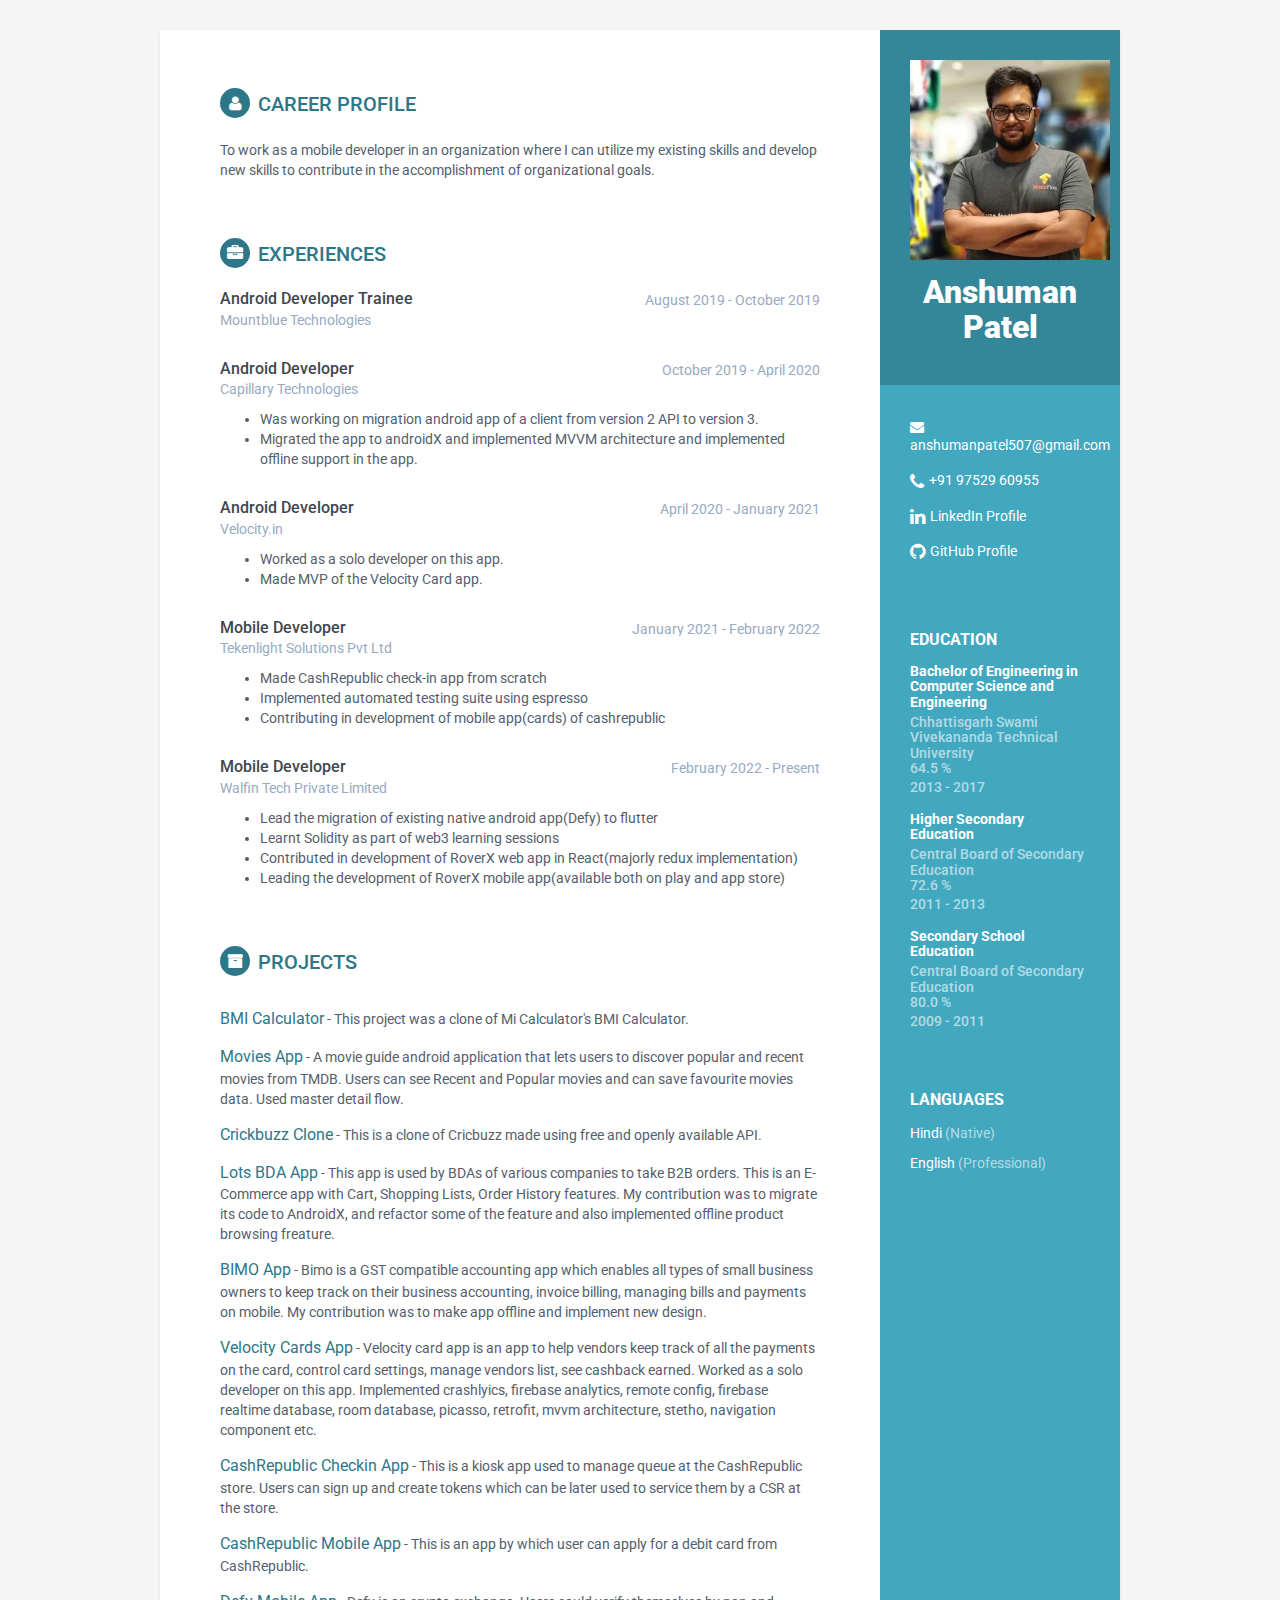
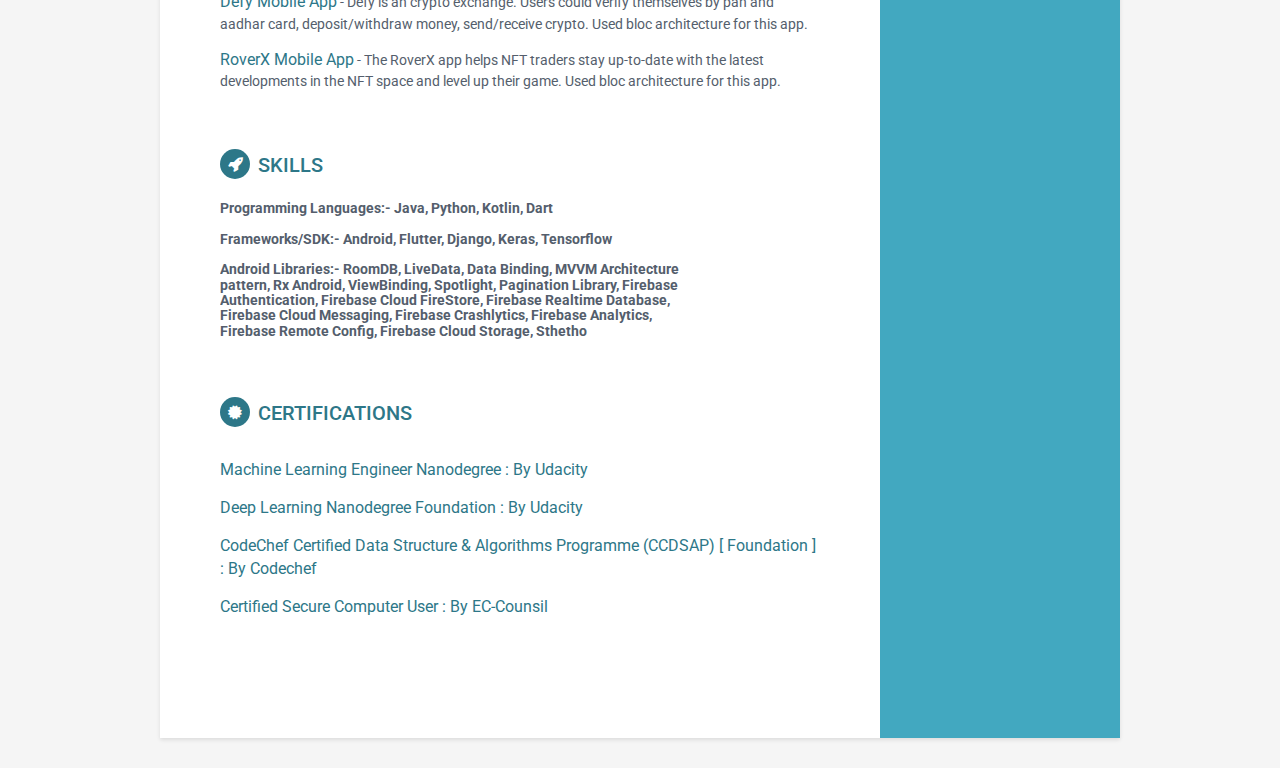
<file: index.html>
<!DOCTYPE html>
<!--[if IE 8]> <html lang="en" class="ie8"> <![endif]-->  
<!--[if IE 9]> <html lang="en" class="ie9"> <![endif]-->  
<!--[if !IE]><!--> <html lang="en"> <!--<![endif]-->  
<head>
    <title> Anshuman Patel </title>
    <!-- Meta -->
    <meta charset="utf-8">
    <meta http-equiv="X-UA-Compatible" content="IE=edge">
    <meta name="viewport" content="width=device-width, initial-scale=1.0">
    <link href='https://fonts.googleapis.com/css?family=Roboto:400,500,400italic,300italic,300,500italic,700,700italic,900,900italic' rel='stylesheet' type='text/css'>
    <!-- Global CSS -->
    <link rel="stylesheet" href="assets/plugins/bootstrap/css/bootstrap.min.css">   
    <!-- Plugins CSS -->
    <link rel="stylesheet" href="assets/plugins/font-awesome/css/font-awesome.css">
    
    <!-- Theme CSS -->  
    <link id="theme-style" rel="stylesheet" href="assets/css/styles.css">
    <!-- HTML5 shim and Respond.js for IE8 support of HTML5 elements and media queries -->
    <!--[if lt IE 9]>
      <script src="https://oss.maxcdn.com/html5shiv/3.7.2/html5shiv.min.js"></script>
      <script src="https://oss.maxcdn.com/respond/1.4.2/respond.min.js"></script>
    <![endif]-->
</head> 
    
    <body>
    <div class="wrapper">
        <div class="sidebar-wrapper">
            <div class="profile-container">
                <img class="profile" src="20160075.jpeg" alt="profile picture" height="200" width="200"/>
                <h1 class="name">Anshuman Patel</h1>
                <h3 class="tagline"></h3>
            </div><!--//profile-container-->
            
            <div class="contact-container container-block">
                <ul class="list-unstyled contact-list">
                    <li class="email"><i class="fa fa-envelope"></i><a href="mailto: anshumanpatel507@email.com">anshumanpatel507@gmail.com</a></li>
                    <li class="phone"><i class="fa fa-phone"></i><a href="tel:+91 97529 60955">+91 97529 60955</a></li>
                    <li class="linkedin"><i class="fa fa-linkedin"></i><a href="https://www.linkedin.com/in/anshuman-patel-1b8827133/" target="_blank">LinkedIn Profile</a></li>
                    <li class="github"><i class="fa fa-github"></i><a href="https://github.com/blado-runnero" target="_blank">GitHub Profile</a></li>              
                </ul>
            </div><!--//contact-container-->
            <div class="education-container container-block">
                <h2 class="container-block-title">Education</h2>
                <div class="item">
                    <h4 class="degree">Bachelor of Engineering in Computer Science and Engineering</h4>
                    <h5 class="meta">Chhattisgarh Swami Vivekananda Technical University</h5>
                    <h5 class="meta"> 64.5 %</h5>
                    <div class="time">2013 - 2017</div>
                </div><!--//item-->
                <div class="item">
                    <h4 class="degree">Higher Secondary Education</h4>
                    <h5 class="meta">Central Board of Secondary Education</h5>
                    <h5 class="meta"> 72.6 %</h5>
                    <div class="time">2011 - 2013</div>
                </div><!--//item-->
                <div class="item">
                    <h4 class="degree">Secondary School Education</h4>
                    <h5 class="meta">Central Board of Secondary Education</h5>
                    <h5 class="meta"> 80.0 %</h5>
                    <div class="time">2009 - 2011</div>
                </div><!--//item-->
            </div><!--//education-container-->
            
            <div class="languages-container container-block">
                <h2 class="container-block-title">Languages</h2>
                <ul class="list-unstyled interests-list">
                    <li>Hindi <span class="lang-desc">(Native)</span></li>
                    <li>English <span class="lang-desc">(Professional)</span></li>
                </ul>
            </div><!--//interests-->
            
          <!--   <div class="interests-container container-block">
                <h2 class="container-block-title">Interests</h2>
                <ul class="list-unstyled interests-list">
                    <li>Technology</li>
                    <li>Music</li>
                    <li>How things work?</li>
                    <li>How can I improve this?</li>
                </ul>
            </div><!--//interests-->
            
            <!-- <div class="interests-container container-block">
                <h2 class="container-block-title">Url to this page:-</h2>
                <ul class="list-unstyled interests-list">
                    <li>https://goo.gl/oHzxJY</li>
                </ul>
            </div>
            
             <div class="interests-container container-block">
                <h2 class="container-block-title":-</h2>
                 <img class="profile" src="qr.png" alt="profile picture" height="100" width="100"/>
            </div> -->
            
        </div><!--//sidebar-wrapper-->
        
        <div class="main-wrapper">
            
            <section class="section summary-section">
                <h2 class="section-title"><i class="fa fa-user"></i>Career Profile</h2>
                <div class="summary">
                  To work as a mobile developer in an organization where I can utilize my existing skills and develop new skills to contribute in the accomplishment of organizational goals.
                </div><!--//summary-->
            </section><!--//section-->
            
            <section class="section experiences-section">
                <h2 class="section-title"><i class="fa fa-briefcase"></i>Experiences</h2>        
               
                <div class="item">
                    <div class="meta">
                        <div class="upper-row">
                            <h3 class="job-title">Android Developer Trainee</h3>
                            <div class="time">August 2019 - October 2019</div>
                        </div>
                        <div class="company">Mountblue Technologies</div>
                    </div>
                    <div class="details">
                        <ul> 
                        </ul>
                    </div>
                </div>

                  <div class="item">
                    <div class="meta">
                        <div class="upper-row">
                            <h3 class="job-title">Android Developer</h3>
                            <div class="time">October 2019 - April 2020</div>
                        </div>
                        <div class="company">Capillary Technologies</div>
                    </div>
                    <div class="details">
                        <ul> 
                            <li>Was working on migration android app of a client from version 2 API to version 3.</li>
                            <li>Migrated the app to androidX and implemented MVVM architecture and implemented offline support in the app.</li>
                        </ul>
                    </div>
                </div>

                <div class="item">
                    <div class="meta">
                        <div class="upper-row">
                            <h3 class="job-title">Android Developer</h3>
                            <div class="time">April 2020 - January 2021</div>
                        </div>
                        <div class="company">Velocity.in</div>
                    </div>
                    <div class="details">
                        <ul> 
                            <li>Worked as a solo developer on this app.</li>
                            <li>Made MVP of the Velocity Card app.</li>
                        </ul>
                    </div>
                </div>


                <div class="item">
                    <div class="meta">
                        <div class="upper-row">
                            <h3 class="job-title">Mobile Developer</h3>
                            <div class="time">January 2021 - February 2022</div>
                        </div>
                        <div class="company">Tekenlight Solutions Pvt Ltd</div>
                    </div>
                    <div class="details">
                        <ul> 
                            <li>Made CashRepublic check-in app from scratch</li>
                            <li>Implemented automated testing suite using espresso</li>
                            <li>Contributing in development of mobile app(cards) of cashrepublic</li>
                        </ul>
                    </div>
                </div>


                <div class="item">
                    <div class="meta">
                        <div class="upper-row">
                            <h3 class="job-title">Mobile Developer</h3>
                            <div class="time">February 2022 - Present</div>
                        </div>
                        <div class="company">Walfin Tech Private Limited</div>
                    </div>
                    <div class="details">
                        <ul> 
                            <li>Lead the migration of existing native android app(Defy) to flutter</li>
                            <li>Learnt Solidity as part of web3 learning sessions</li>
                            <li>Contributed in development of RoverX web app in React(majorly redux implementation)</li>
                            <li>Leading the development of RoverX mobile app(available both on play and app store)</li>
                        </ul>
                    </div>
                </div>
                
            </section><!--//section-->
            
            <section class="section projects-section">
                <h2 class="section-title"><i class="fa fa-archive"></i>Projects</h2>
                <div class="intro">
                    <p></p>
                </div>

                <div class="item">
                    <span class="project-title"><a href="" target="_blank">BMI Calculator</a></span> - <span class="project-tagline">This project was a clone of Mi Calculator's BMI Calculator.</span>
                </div>
                
                <div class="item">
                    <span class="project-title"><a href="" target="_blank">Movies App</a></span> - <span class="project-tagline">A movie guide android application that lets users to discover popular and recent movies from TMDB. Users can see Recent and Popular movies and can save favourite movies data. Used master detail flow.</span>
                </div>

                <div class="item">
                    <span class="project-title"><a href="" target="_blank">Crickbuzz Clone</a></span> - <span class="project-tagline">This is a clone of Cricbuzz made using free and openly available API.
                    </span>
                </div>
                
                <div class="item">
                    <span class="project-title"><a href="" target="_blank">Lots BDA App</a></span> - <span class="project-tagline">This app is used by BDAs of various companies to take B2B orders. This is an E-Commerce app with Cart, Shopping Lists, Order History features. My contribution was to migrate its code to AndroidX, and refactor some of the feature and also implemented offline product browsing freature.</span>
                </div>

                <div class="item">
                    <span class="project-title"><a href="" target="_blank">BIMO App</a></span> - <span class="project-tagline">Bimo is a GST compatible accounting app which enables all types of small business owners to keep track on their business accounting, invoice billing, managing bills and payments on mobile. My contribution was to make app offline and implement new design.</span>
                </div>

                  <div class="item">
                    <span class="project-title"><a href="" target="_blank">Velocity Cards App</a></span> - <span class="project-tagline">Velocity card app is an app to help vendors keep track of all the payments on the card, control card settings, manage vendors list, see cashback earned. Worked as a solo developer on this app. Implemented crashlyics, firebase analytics, remote config, firebase realtime database, room database, picasso, retrofit, mvvm architecture, stetho, navigation component etc. </span>
                </div>

                <div class="item">
                    <span class="project-title"><a href="" target="_blank">CashRepublic Checkin App</a></span> - <span class="project-tagline">This is a kiosk app used to manage queue at the CashRepublic store. Users can sign up and create tokens which can be later used to service them by a CSR at the store.</span>
                </div>
                
                <div class="item">
                    <span class="project-title"><a href="" target="_blank">CashRepublic Mobile App</a></span> - <span class="project-tagline">This is an app by which user can apply for a debit card from CashRepublic.</span>
                </div>

                 <div class="item">
                    <span class="project-title"><a href="https://play.google.com/store/apps/details?id=com.defyclub" target="_blank">Defy Mobile App</a></span> - <span class="project-tagline">Defy is an crypto exchange. Users could verify themselves by pan and aadhar card, deposit/withdraw money, send/receive crypto. Used bloc architecture for this app.</span>
                </div>
                
                  <div class="item">
                    <span class="project-title"><a href="https://play.google.com/store/apps/details?id=io.roverx.mobileapp" target="_blank">RoverX Mobile App</a></span> - <span class="project-tagline">The RoverX app helps NFT traders stay up-to-date with the latest developments in the NFT space and level up their game. Used bloc architecture for this app.</span>
                </div>
                
            </section><!--//section-->
            
            <section class="skills-section section">
                <h2 class="section-title"><i class="fa fa-rocket"></i>Skills</h2>
                <div class="skillset">        
                   
                    <div class="item">
                        <h3 class="level-title">Programming Languages:- Java, Python, Kotlin, Dart</h3>                     
                    </div><!--//item-->

                    <div class="item">
                        <h3 class="level-title">Frameworks/SDK:- Android, Flutter, Django, Keras, Tensorflow</h3>                     
                    </div><!--//item-->

                    <div class="item">
                        <h3 class="level-title">Android Libraries:- RoomDB, LiveData, Data Binding, MVVM Architecture pattern, Rx Android, ViewBinding, Spotlight, Pagination Library, Firebase Authentication, Firebase Cloud FireStore, Firebase Realtime Database, Firebase Cloud Messaging, Firebase Crashlytics, Firebase Analytics, Firebase Remote Config, Firebase Cloud Storage, Sthetho</h3>                     
                    </div><!--//item-->
                     
                </div>  
            </section><!--//skills-section-->
            
            <section class="section projects-section">
                <h2 class="section-title"><i class="fa fa-certificate"></i>Certifications</h2>
                <div class="intro">
                    <p></p>
                </div><!--//intro-->
                <!-- <div class="item">
                    <span class="project-title"><a href="https://drive.google.com/open?id=0B3GUUq7PEfhiUkZ1ZFc1TmhNTWM">Certified Ethical Hacker : By EC-Counsil</a></span>  <span class="project-tagline"></span>
                    
                </div><!--//item--> 

                 
                
                <div class="item">
                    <span class="project-title"><a href="https://drive.google.com/open?id=1asVrVz5X78SD62zknmNdQpwp6yBk7jeo">Machine Learning Engineer Nanodegree : By Udacity</a></span>  <span class="project-tagline"></span>
                    
                </div><!--//item--> 
                
                <div class="item">
                    <span class="project-title"><a href="https://drive.google.com/open?id=1iluguR-qoT7RX162tr0_7RemNYFBkwdC">Deep Learning Nanodegree Foundation : By Udacity</a></span>  <span class="project-tagline"></span>
                    
                </div><!--//item-->
               <div class="item">
                    <span class="project-title"><a href="https://drive.google.com/file/d/1_VAhQfgDaoNjSOc8B_R8M8-5rtDNzqiu/view?usp=drivesdk">CodeChef Certified Data Structure & Algorithms Programme (CCDSAP) [ Foundation ] : By Codechef</a></span>  <span class="project-tagline"></span>


                    
                </div><!--//item-->

                <div class="item">
                    <span class="project-title"><a href="https://drive.google.com/open?id=0B3GUUq7PEfhiYWhETjFUNDZWSTQ">Certified Secure Computer User : By EC-Counsil</a></span>  <span class="project-tagline"></span>
                    
                </div><!--//item--> 
            </section><!--//section-->

        </div><!--//main-body-->
    </div>
 
    <!--<footer class="footer">
        
    </footer>//footer-->

 
    <!-- Javascript -->          
    <script type="text/javascript" src="assets/plugins/jquery-1.11.3.min.js"></script>
    <script type="text/javascript" src="assets/plugins/bootstrap/js/bootstrap.min.js"></script>    
    <!-- custom js -->
    <script type="text/javascript" src="assets/js/main.js"></script>            
</body>
</html>
</file>
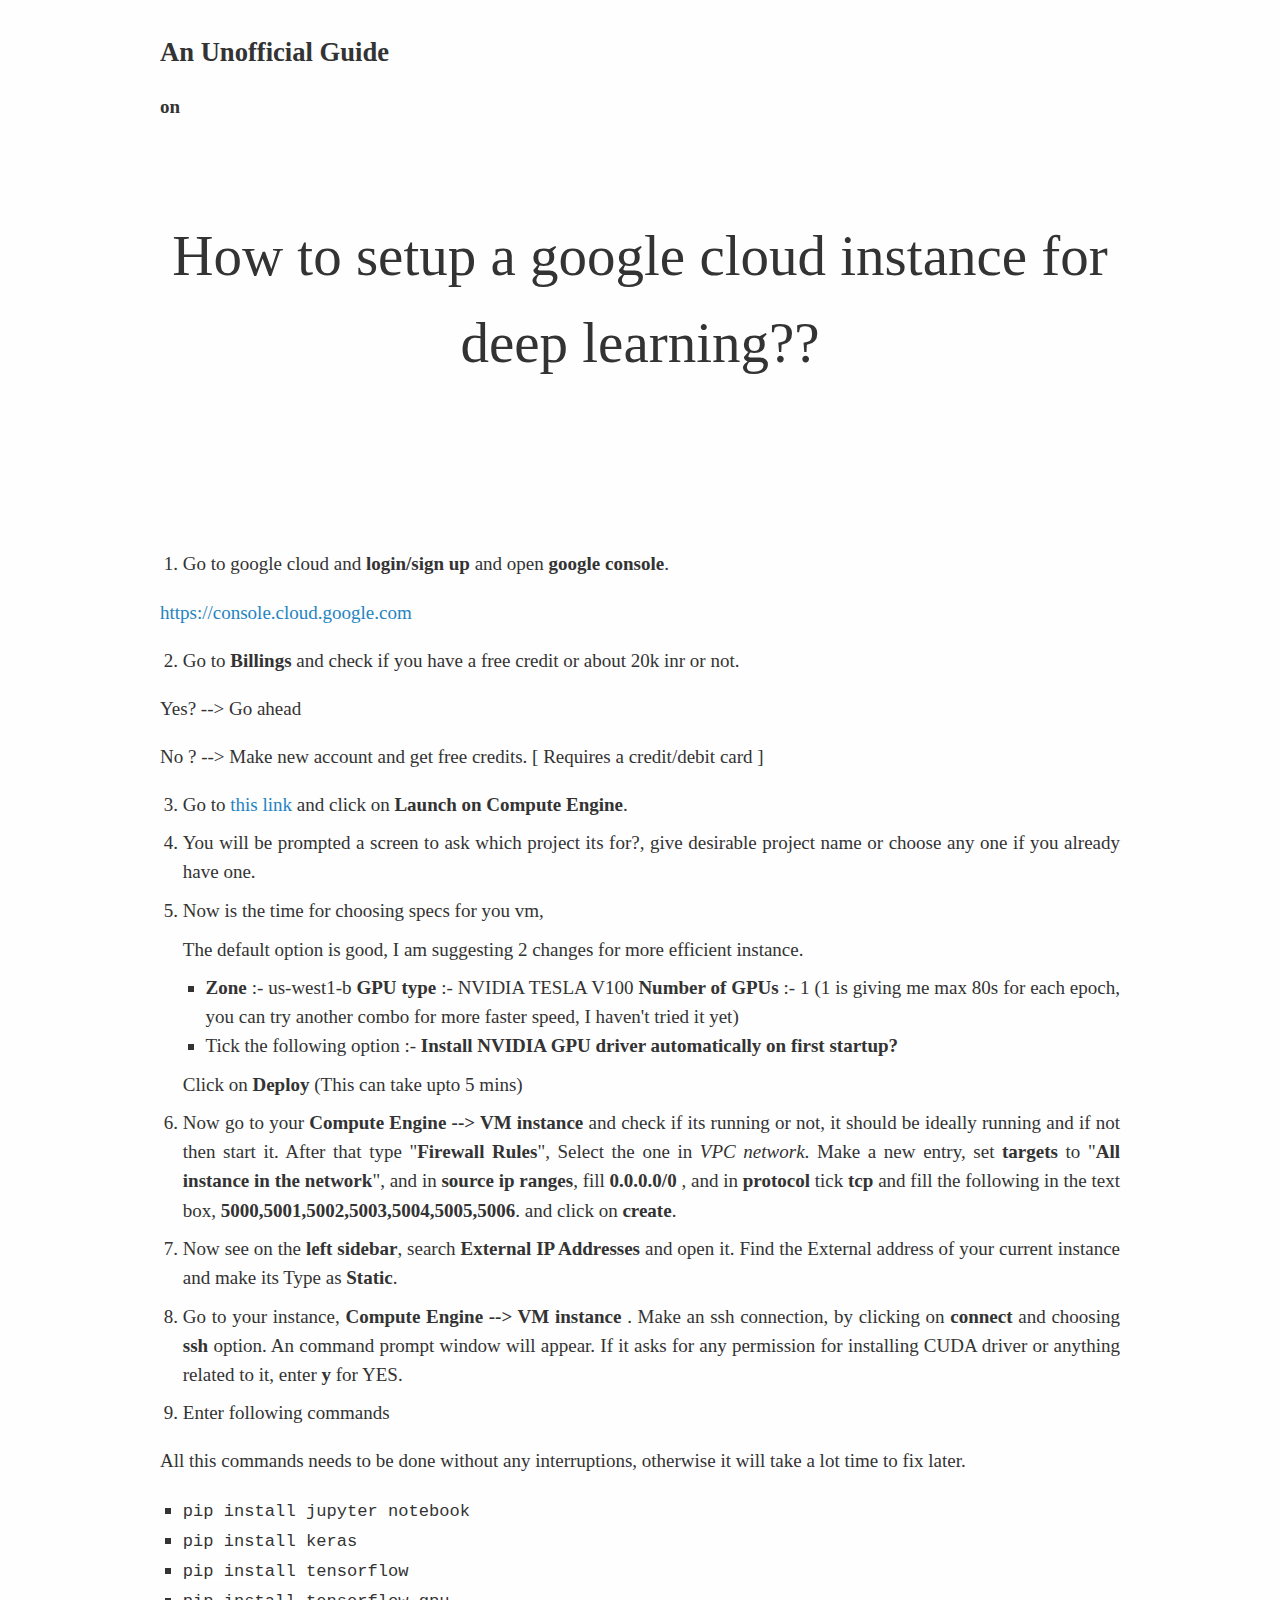
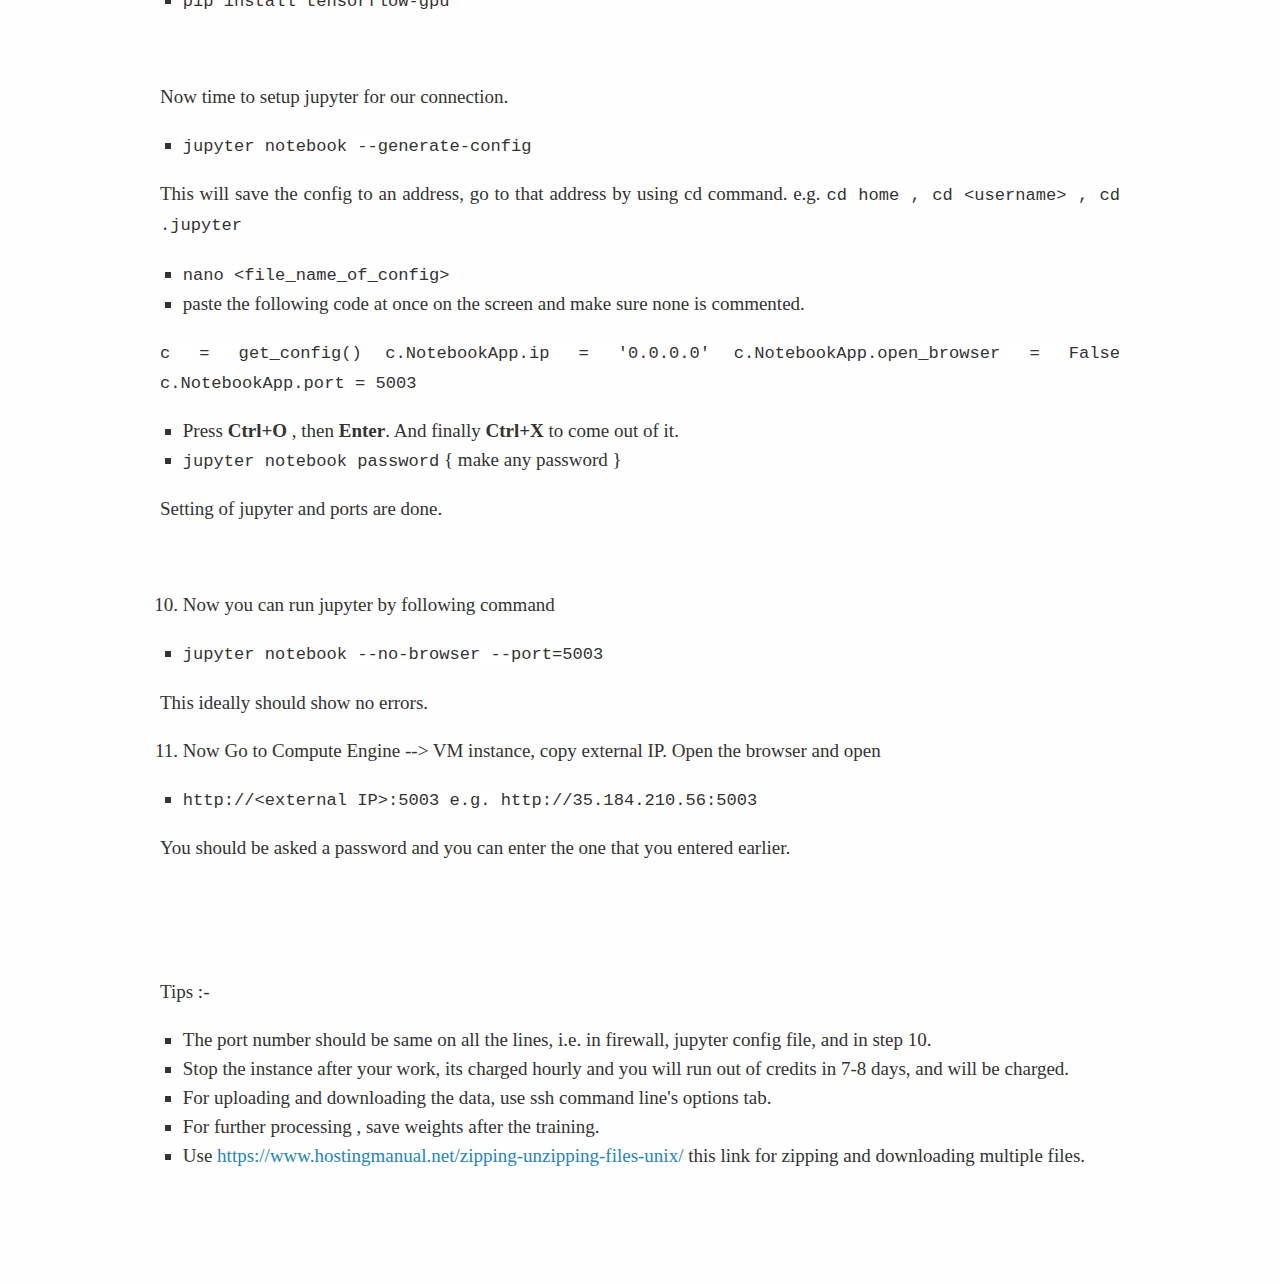
<file: Google cloud.html>
<!doctype html>
<html>
<head>
<meta charset='UTF-8'><meta name='viewport' content='width=device-width initial-scale=1'>
<title>Google cloud</title><style type='text/css'>html {overflow-x: initial !important;}:root { --bg-color:#ffffff; --text-color:#333333; --select-text-bg-color:#B5D6FC; --select-text-font-color:auto; --monospace:"Lucida Console",Consolas,"Courier",monospace; }
html { font-size: 14px; background-color: var(--bg-color); color: var(--text-color); font-family: "Helvetica Neue", Helvetica, Arial, sans-serif; -webkit-font-smoothing: antialiased; }
body { margin: 0px; padding: 0px; height: auto; bottom: 0px; top: 0px; left: 0px; right: 0px; font-size: 1rem; line-height: 1.42857; overflow-x: hidden; background: inherit; }
iframe { margin: auto; }
a.url { word-break: break-all; }
a:active, a:hover { outline: 0px; }
.in-text-selection, ::selection { text-shadow: none; background: var(--select-text-bg-color); color: var(--select-text-font-color); }
#write { margin: 0px auto; height: auto; width: inherit; word-break: normal; word-wrap: break-word; position: relative; white-space: normal; padding-bottom: 70px; overflow-x: visible; }
.first-line-indent #write div, .first-line-indent #write li, .first-line-indent #write p { text-indent: 2em; }
.first-line-indent #write div :not(p):not(div), .first-line-indent #write div.md-htmlblock-container, .first-line-indent #write p *, .first-line-indent pre { text-indent: 0px; }
.for-image #write { padding-left: 8px; padding-right: 8px; }
body.typora-export { padding-left: 30px; padding-right: 30px; }
@media screen and (max-width: 500px) {
  body.typora-export { padding-left: 0px; padding-right: 0px; }
  .CodeMirror-sizer { margin-left: 0px !important; }
  .CodeMirror-gutters { display: none !important; }
}
#write > blockquote:first-child, #write > div:first-child, #write > figure:first-child, #write > ol:first-child, #write > p:first-child, #write > pre:first-child, #write > ul:first-child { margin-top: 30px; }
#write li > figure:first-child { margin-top: -20px; }
#write ol, #write ul { position: relative; }
img { max-width: 100%; vertical-align: middle; }
button, input, select, textarea { color: inherit; font-style: inherit; font-variant: inherit; font-weight: inherit; font-stretch: inherit; font-size: inherit; line-height: inherit; font-family: inherit; }
input[type="checkbox"], input[type="radio"] { line-height: normal; padding: 0px; }
*, ::after, ::before { box-sizing: border-box; }
#write h1, #write h2, #write h3, #write h4, #write h5, #write h6, #write p, #write pre { width: inherit; }
#write h1, #write h2, #write h3, #write h4, #write h5, #write h6, #write p { position: relative; }
h1, h2, h3, h4, h5, h6 { break-after: avoid-page; break-inside: avoid; orphans: 2; }
p { orphans: 4; }
h1 { font-size: 2rem; }
h2 { font-size: 1.8rem; }
h3 { font-size: 1.6rem; }
h4 { font-size: 1.4rem; }
h5 { font-size: 1.2rem; }
h6 { font-size: 1rem; }
.md-math-block, .md-rawblock, h1, h2, h3, h4, h5, h6, p { margin-top: 1rem; margin-bottom: 1rem; }
.hidden { display: none; }
.md-blockmeta { color: rgb(204, 204, 204); font-weight: 700; font-style: italic; }
a { cursor: pointer; }
sup.md-footnote { padding: 2px 4px; background-color: rgba(238, 238, 238, 0.7); color: rgb(85, 85, 85); border-radius: 4px; cursor: pointer; }
sup.md-footnote a, sup.md-footnote a:hover { color: inherit; text-transform: inherit; text-decoration: inherit; }
#write input[type="checkbox"] { cursor: pointer; width: inherit; height: inherit; }
figure { overflow-x: auto; margin: 1.2em 0px; max-width: calc(100% + 16px); padding: 0px; }
figure > table { margin: 0px !important; }
tr { break-inside: avoid; break-after: auto; }
thead { display: table-header-group; }
table { border-collapse: collapse; border-spacing: 0px; width: 100%; overflow: auto; break-inside: auto; text-align: left; }
table.md-table td { min-width: 80px; }
.CodeMirror-gutters { border-right: 0px; background-color: inherit; }
.CodeMirror { text-align: left; }
.CodeMirror-placeholder { opacity: 0.3; }
.CodeMirror pre { padding: 0px 4px; }
.CodeMirror-lines { padding: 0px; }
div.hr:focus { cursor: none; }
#write pre { white-space: pre-wrap; }
#write.fences-no-line-wrapping pre { white-space: pre; }
#write pre.ty-contain-cm { white-space: normal; }
.CodeMirror-gutters { margin-right: 4px; }
.md-fences { font-size: 0.9rem; display: block; break-inside: avoid; text-align: left; overflow: visible; white-space: pre; background: inherit; position: relative !important; }
.md-diagram-panel { width: 100%; margin-top: 10px; text-align: center; padding-top: 0px; padding-bottom: 8px; overflow-x: auto; }
#write .md-fences.mock-cm { white-space: pre-wrap; }
.md-fences.md-fences-with-lineno { padding-left: 0px; }
#write.fences-no-line-wrapping .md-fences.mock-cm { white-space: pre; overflow-x: auto; }
.md-fences.mock-cm.md-fences-with-lineno { padding-left: 8px; }
.CodeMirror-line, twitterwidget { break-inside: avoid; }
.footnotes { opacity: 0.8; font-size: 0.9rem; margin-top: 1em; margin-bottom: 1em; }
.footnotes + .footnotes { margin-top: 0px; }
.md-reset { margin: 0px; padding: 0px; border: 0px; outline: 0px; vertical-align: top; background: 0px 0px; text-decoration: none; text-shadow: none; float: none; position: static; width: auto; height: auto; white-space: nowrap; cursor: inherit; -webkit-tap-highlight-color: transparent; line-height: normal; font-weight: 400; text-align: left; box-sizing: content-box; direction: ltr; }
li div { padding-top: 0px; }
blockquote { margin: 1rem 0px; }
li .mathjax-block, li p { margin: 0.5rem 0px; }
li { margin: 0px; position: relative; }
blockquote > :last-child { margin-bottom: 0px; }
blockquote > :first-child, li > :first-child { margin-top: 0px; }
.footnotes-area { color: rgb(136, 136, 136); margin-top: 0.714rem; padding-bottom: 0.143rem; white-space: normal; }
#write .footnote-line { white-space: pre-wrap; }
@media print {
  body, html { border: 1px solid transparent; height: 99%; break-after: avoid; break-before: avoid; }
  #write { margin-top: 0px; border-color: transparent !important; }
  .typora-export * { -webkit-print-color-adjust: exact; }
  html.blink-to-pdf { font-size: 13px; }
  .typora-export #write { padding-left: 1cm; padding-right: 1cm; padding-bottom: 0px; break-after: avoid; }
  .typora-export #write::after { height: 0px; }
  @page { margin: 20mm 0px; }
}
.footnote-line { margin-top: 0.714em; font-size: 0.7em; }
a img, img a { cursor: pointer; }
pre.md-meta-block { font-size: 0.8rem; min-height: 0.8rem; white-space: pre-wrap; background: rgb(204, 204, 204); display: block; overflow-x: hidden; }
p > img:only-child { display: block; margin: auto; }
p > .md-image:only-child { display: inline-block; width: 100%; text-align: center; }
#write .MathJax_Display { margin: 0.8em 0px 0px; }
.md-math-block { width: 100%; }
.md-math-block:not(:empty)::after { display: none; }
[contenteditable="true"]:active, [contenteditable="true"]:focus { outline: 0px; box-shadow: none; }
.md-task-list-item { position: relative; list-style-type: none; }
.task-list-item.md-task-list-item { padding-left: 0px; }
.md-task-list-item > input { position: absolute; top: 0px; left: 0px; margin-left: -1.2em; margin-top: calc(1em - 10px); }
.math { font-size: 1rem; }
.md-toc { min-height: 3.58rem; position: relative; font-size: 0.9rem; border-radius: 10px; }
.md-toc-content { position: relative; margin-left: 0px; }
.md-toc-content::after, .md-toc::after { display: none; }
.md-toc-item { display: block; color: rgb(65, 131, 196); }
.md-toc-item a { text-decoration: none; }
.md-toc-inner:hover { }
.md-toc-inner { display: inline-block; cursor: pointer; }
.md-toc-h1 .md-toc-inner { margin-left: 0px; font-weight: 700; }
.md-toc-h2 .md-toc-inner { margin-left: 2em; }
.md-toc-h3 .md-toc-inner { margin-left: 4em; }
.md-toc-h4 .md-toc-inner { margin-left: 6em; }
.md-toc-h5 .md-toc-inner { margin-left: 8em; }
.md-toc-h6 .md-toc-inner { margin-left: 10em; }
@media screen and (max-width: 48em) {
  .md-toc-h3 .md-toc-inner { margin-left: 3.5em; }
  .md-toc-h4 .md-toc-inner { margin-left: 5em; }
  .md-toc-h5 .md-toc-inner { margin-left: 6.5em; }
  .md-toc-h6 .md-toc-inner { margin-left: 8em; }
}
a.md-toc-inner { font-size: inherit; font-style: inherit; font-weight: inherit; line-height: inherit; }
.footnote-line a:not(.reversefootnote) { color: inherit; }
.md-attr { display: none; }
.md-fn-count::after { content: "."; }
code, pre, samp, tt { font-family: var(--monospace); }
kbd { margin: 0px 0.1em; padding: 0.1em 0.6em; font-size: 0.8em; color: rgb(36, 39, 41); background: rgb(255, 255, 255); border: 1px solid rgb(173, 179, 185); border-radius: 3px; box-shadow: rgba(12, 13, 14, 0.2) 0px 1px 0px, rgb(255, 255, 255) 0px 0px 0px 2px inset; white-space: nowrap; vertical-align: middle; }
.md-comment { color: rgb(162, 127, 3); opacity: 0.8; font-family: var(--monospace); }
code { text-align: left; vertical-align: initial; }
a.md-print-anchor { white-space: pre !important; border-width: initial !important; border-style: none !important; border-color: initial !important; display: inline-block !important; position: absolute !important; width: 1px !important; right: 0px !important; outline: 0px !important; background: 0px 0px !important; text-decoration: initial !important; text-shadow: initial !important; }
.md-inline-math .MathJax_SVG .noError { display: none !important; }
.md-math-block .MathJax_SVG_Display { text-align: center; margin: 0px; position: relative; text-indent: 0px; max-width: none; max-height: none; min-height: 0px; min-width: 100%; width: auto; overflow-y: hidden; display: block !important; }
.MathJax_SVG_Display, .md-inline-math .MathJax_SVG_Display { width: auto; margin: inherit; display: inline-block !important; }
.MathJax_SVG .MJX-monospace { font-family: var(--monospace); }
.MathJax_SVG .MJX-sans-serif { font-family: sans-serif; }
.MathJax_SVG { display: inline; font-style: normal; font-weight: 400; line-height: normal; zoom: 90%; text-indent: 0px; text-align: left; text-transform: none; letter-spacing: normal; word-spacing: normal; word-wrap: normal; white-space: nowrap; float: none; direction: ltr; max-width: none; max-height: none; min-width: 0px; min-height: 0px; border: 0px; padding: 0px; margin: 0px; }
.MathJax_SVG * { transition: none; }
.MathJax_SVG_Display svg { vertical-align: middle !important; margin-bottom: 0px !important; }
.os-windows.monocolor-emoji .md-emoji { font-family: "Segoe UI Symbol", sans-serif; }
.md-diagram-panel > svg { max-width: 100%; }
[lang="mermaid"] svg, [lang="flow"] svg { max-width: 100%; }
[lang="mermaid"] .node text { font-size: 1rem; }
table tr th { border-bottom: 0px; }
video { max-width: 100%; display: block; margin: 0px auto; }
iframe { max-width: 100%; width: 100%; border: none; }
.highlight td, .highlight tr { border: 0px; }


html { font-size: 19px; }
html, body { margin: auto; background: rgb(254, 254, 254); }
body { font-family: Vollkorn, Palatino, Times; color: rgb(51, 51, 51); line-height: 1.4; text-align: justify; }
#write { max-width: 960px; margin: 0px auto 2em; line-height: 1.53; }
#write > h2:first-child, #write > h3:first-child, #write > h4:first-child, #write > p:first-child { margin-top: 1.2em; }
#write > h1:first-child, h1 { margin-top: 1.6em; font-weight: normal; }
h1 { font-size: 3em; }
h2 { margin-top: 2em; font-weight: normal; }
h3 { font-weight: normal; font-style: italic; margin-top: 3em; }
h1, h2, h3 { text-align: center; }
h2::after { border-bottom: 1px solid rgb(47, 47, 47); content: ""; width: 100px; display: block; margin: 0px auto; height: 1px; }
h1 + h2, h2 + h3 { margin-top: 0.83em; }
p, .mathjax-block { margin-top: 0px; }
ul { list-style: square; padding-left: 1.2em; }
ol { padding-left: 1.2em; }
blockquote { margin-left: 1em; padding-left: 1em; border-left: 1px solid rgb(221, 221, 221); }
code, pre { font-family: Consolas, Menlo, Monaco, monospace, serif; font-size: 0.9em; background: white; }
.md-fences { margin-left: 1em; padding-left: 1em; border: 1px solid rgb(221, 221, 221); padding-bottom: 8px; padding-top: 6px; margin-bottom: 1.5em; }
a { color: rgb(36, 132, 193); text-decoration: none; }
a:hover { text-decoration: underline; }
a img { border: none; }
h1 a, h1 a:hover { color: rgb(51, 51, 51); text-decoration: none; }
hr { color: rgb(221, 221, 221); height: 1px; margin: 2em 0px; border-top: 1px solid rgb(221, 221, 221); border-bottom: none; border-left: 0px; border-right: 0px; }
.ty-table-edit { background: rgb(237, 237, 237); padding-top: 4px; }
table { margin-bottom: 1.33333rem; }
table th, table td { padding: 8px; line-height: 1.33333rem; vertical-align: top; border-top: 1px solid rgb(221, 221, 221); }
table th { font-weight: bold; }
table thead th { vertical-align: bottom; }
table caption + thead tr:first-child th, table caption + thead tr:first-child td, table colgroup + thead tr:first-child th, table colgroup + thead tr:first-child td, table thead:first-child tr:first-child th, table thead:first-child tr:first-child td { border-top: 0px; }
table tbody + tbody { border-top: 2px solid rgb(221, 221, 221); }
.task-list { padding: 0px; }
.md-task-list-item { padding-left: 1.6rem; }
.md-task-list-item > input::before { content: "√"; display: inline-block; width: 1.33333rem; height: 1.6rem; vertical-align: middle; text-align: center; color: rgb(221, 221, 221); background-color: rgb(254, 254, 254); }
.md-task-list-item > input:checked::before, .md-task-list-item > input[checked]::before { color: inherit; }
.md-tag { color: inherit; font-style: inherit; font-variant: inherit; font-weight: inherit; font-stretch: inherit; font-size: inherit; line-height: inherit; font-family: inherit; }
#write pre.md-meta-block { min-height: 35px; padding: 0.5em 1em; }
#write pre.md-meta-block { white-space: pre; background: rgb(248, 248, 248); border-width: 0px 30px; border-top-style: initial; border-bottom-style: initial; border-top-color: initial; border-bottom-color: initial; border-image: initial; color: rgb(153, 153, 153); width: 100vw; max-width: calc(100% + 60px); margin-left: -30px; border-left-style: solid; border-left-color: rgb(248, 248, 248); border-right-style: solid; border-right-color: rgb(248, 248, 248); margin-bottom: 2em; margin-top: -1.33333rem; padding-top: 26px; padding-bottom: 10px; line-height: 1.8em; font-size: 0.76em; padding-left: 0px; }
.md-img-error.md-image > .md-meta { vertical-align: bottom; }
#write > h5.md-focus::before { top: 2px; }
.md-toc { margin-top: 40px; }
.md-toc-content { padding-bottom: 20px; }
.outline-expander::before { color: inherit; font-size: 14px; top: auto; content: ""; font-family: FontAwesome; }
.outline-expander:hover::before, .outline-item-open > .outline-item > .outline-expander::before { content: ""; }
#typora-source { font-family: Courier, monospace; color: rgb(106, 106, 106); }
.html-for-mac #typora-sidebar { box-shadow: rgba(0, 0, 0, 0.176) 0px 6px 12px; }
.cm-s-typora-default .cm-header, .cm-s-typora-default .cm-property, .CodeMirror.cm-s-typora-default div.CodeMirror-cursor { color: rgb(66, 139, 202); }
.cm-s-typora-default .cm-atom, .cm-s-typora-default .cm-number { color: rgb(119, 119, 119); }
.typora-node .file-list-item-parent-loc, .typora-node .file-list-item-time, .typora-node .file-list-item-summary { font-family: arial, sans-serif; }
.md-task-list-item > input { margin-left: -1.3em; margin-top: calc(1rem - 12px); }
.md-mathjax-midline { background: rgb(250, 250, 250); }
.md-fences .code-tooltip { bottom: -2em !important; }





 .typora-export p, .typora-export .footnote-line {white-space: normal;} 
</style>
</head>
<body class='typora-export os-windows' >
<div  id='write'  class = 'is-node'><h4><a name='header-n0' class='md-header-anchor '></a>                                          An Unofficial Guide </h4><h6><a name='header-n2' class='md-header-anchor '></a>                                                                               on</h6><h1><a name='header-n3' class='md-header-anchor '></a>How to setup a google cloud instance for deep learning??</h1><p>&nbsp;</p><p>&nbsp;</p><p>&nbsp;</p><ol start='' ><li>Go to google cloud and <strong>login/sign up</strong> and open <strong>google console</strong>.</li></ol><p><a href='https://console.cloud.google.com' target='_blank' class='url'>https://console.cloud.google.com</a></p><ol start='2' ><li>Go to <strong>Billings</strong> and check if you have a free credit or about 20k inr or not. </li></ol><p>Yes? --&gt; Go ahead</p><p>No ? --&gt; Make new account and get free credits. [ Requires a credit/debit card ]</p><ol start='3' ><li><p>Go to <a href='https://console.cloud.google.com/marketplace/details/click-to-deploy-images/deeplearning?_ga=2.28659768.-507284799.1526990267&_gac=1.16903115.1540093395.CjwKCAjwpKveBRAwEiwAo4PqmwNn3nfdw-xSAWlXGLbEAmdVyeBI7wdlAHbG40xC1PT1LqjpjBOFeRoCDbQQAvD_BwE'>this link</a> and click on <strong>Launch on Compute Engine</strong>.</p></li><li><p>You will be prompted a screen to ask which project its for?, give desirable project name or choose any one if you already have one. </p></li><li><p>Now is the time for choosing specs for you vm,</p><p>The default option is good, I am suggesting 2 changes for more efficient instance.</p><ul><li><strong>Zone</strong> :- us-west1-b      <strong>GPU type</strong> :- NVIDIA TESLA V100    <span>	</span><strong>Number of GPUs</strong> :- 1 (1 is giving me max 80s for each epoch, you can try another combo for more faster speed, I haven&#39;t tried it yet)</li><li>Tick the following option :- <strong>Install NVIDIA GPU driver automatically on first startup?</strong></li></ul><p>Click on <strong>Deploy</strong> (This can take upto 5 mins)</p></li><li><p>Now go to your <strong>Compute Engine --&gt; VM instance</strong> and check if its running or not, it should be ideally running and if not then start it. After that type &quot;<strong>Firewall Rules</strong>&quot;, Select the one in <em>VPC network</em>. Make a new entry, set <strong>targets</strong> to &quot;<strong>All instance in the network</strong>&quot;, and in <strong>source ip ranges</strong>, fill <strong>0.0.0.0/0</strong> , and in <strong>protocol</strong> tick <strong>tcp</strong> and fill the following in the text box, <strong>5000,5001,5002,5003,5004,5005,5006</strong>. and click on <strong>create</strong>.</p></li><li><p>Now see on the <strong>left sidebar</strong>, search <strong>External IP Addresses</strong> and open it. Find the External address of your current instance and make its Type as <strong>Static</strong>.</p></li><li><p>Go to your instance, <strong>Compute Engine --&gt; VM instance</strong> . Make an ssh connection, by clicking on <strong>connect</strong> and choosing <strong>ssh</strong> option. An command prompt window will appear. If it asks for any permission for installing CUDA driver or anything related to it, enter <strong>y</strong> for YES.</p></li><li><p>Enter following commands</p></li></ol><p>All this commands needs to be done without any interruptions, otherwise it will take a lot time to fix later.</p><ul><li><code>pip install jupyter notebook</code></li><li><code>pip install keras</code></li><li><code>pip install tensorflow</code></li><li><code>pip install tensorflow-gpu</code></li></ul><p>&nbsp;</p><p>Now time to setup jupyter for our connection.</p><ul><li><code>jupyter notebook --generate-config</code></li></ul><p>This will save the config to an address, go to that address by using cd command. e.g. <code>cd home , cd &lt;username&gt; , cd .jupyter</code> </p><ul><li><code>nano &lt;file_name_of_config&gt;</code></li><li>paste the following code at once on the screen and make sure none is commented.</li></ul><p><code>c = get_config()</code>
<code>c.NotebookApp.ip = &#39;0.0.0.0&#39;</code>
<code>c.NotebookApp.open_browser = False</code>
<code>c.NotebookApp.port = 5003</code></p><ul><li>Press <strong>Ctrl+O</strong> , then <strong>Enter</strong>. And finally <strong>Ctrl+X</strong> to come out of it. </li><li><code>jupyter notebook password</code> { make any password }</li></ul><p>Setting of jupyter and ports are done.</p><p>&nbsp;</p><ol start='10' ><li>Now you can run jupyter by following command</li></ol><ul><li><code>jupyter notebook --no-browser --port=5003</code></li></ul><p>This ideally should show no errors.</p><ol start='11' ><li>Now Go to Compute Engine --&gt; VM instance, copy external IP. Open the browser and open </li></ol><ul><li><code>http://&lt;external IP&gt;:5003             e.g.  http://35.184.210.56:5003</code></li></ul><p>You should be asked a password and you can enter the one that you entered earlier.</p><p>&nbsp;</p><p>&nbsp;</p><p>Tips :-</p><ul><li>The port number should be same on all the lines, i.e. in firewall, jupyter config file, and in step 10.</li><li>Stop the instance after your work, its charged hourly and you will run out of credits in 7-8 days, and will be charged. </li><li>For uploading and downloading the data, use ssh command line&#39;s options tab.</li><li>For further processing , save weights after the training.</li><li>Use <a href='https://www.hostingmanual.net/zipping-unzipping-files-unix/' target='_blank' class='url'>https://www.hostingmanual.net/zipping-unzipping-files-unix/</a> this link for zipping and downloading multiple files.</li></ul></div>
</body>
</html>
</file>
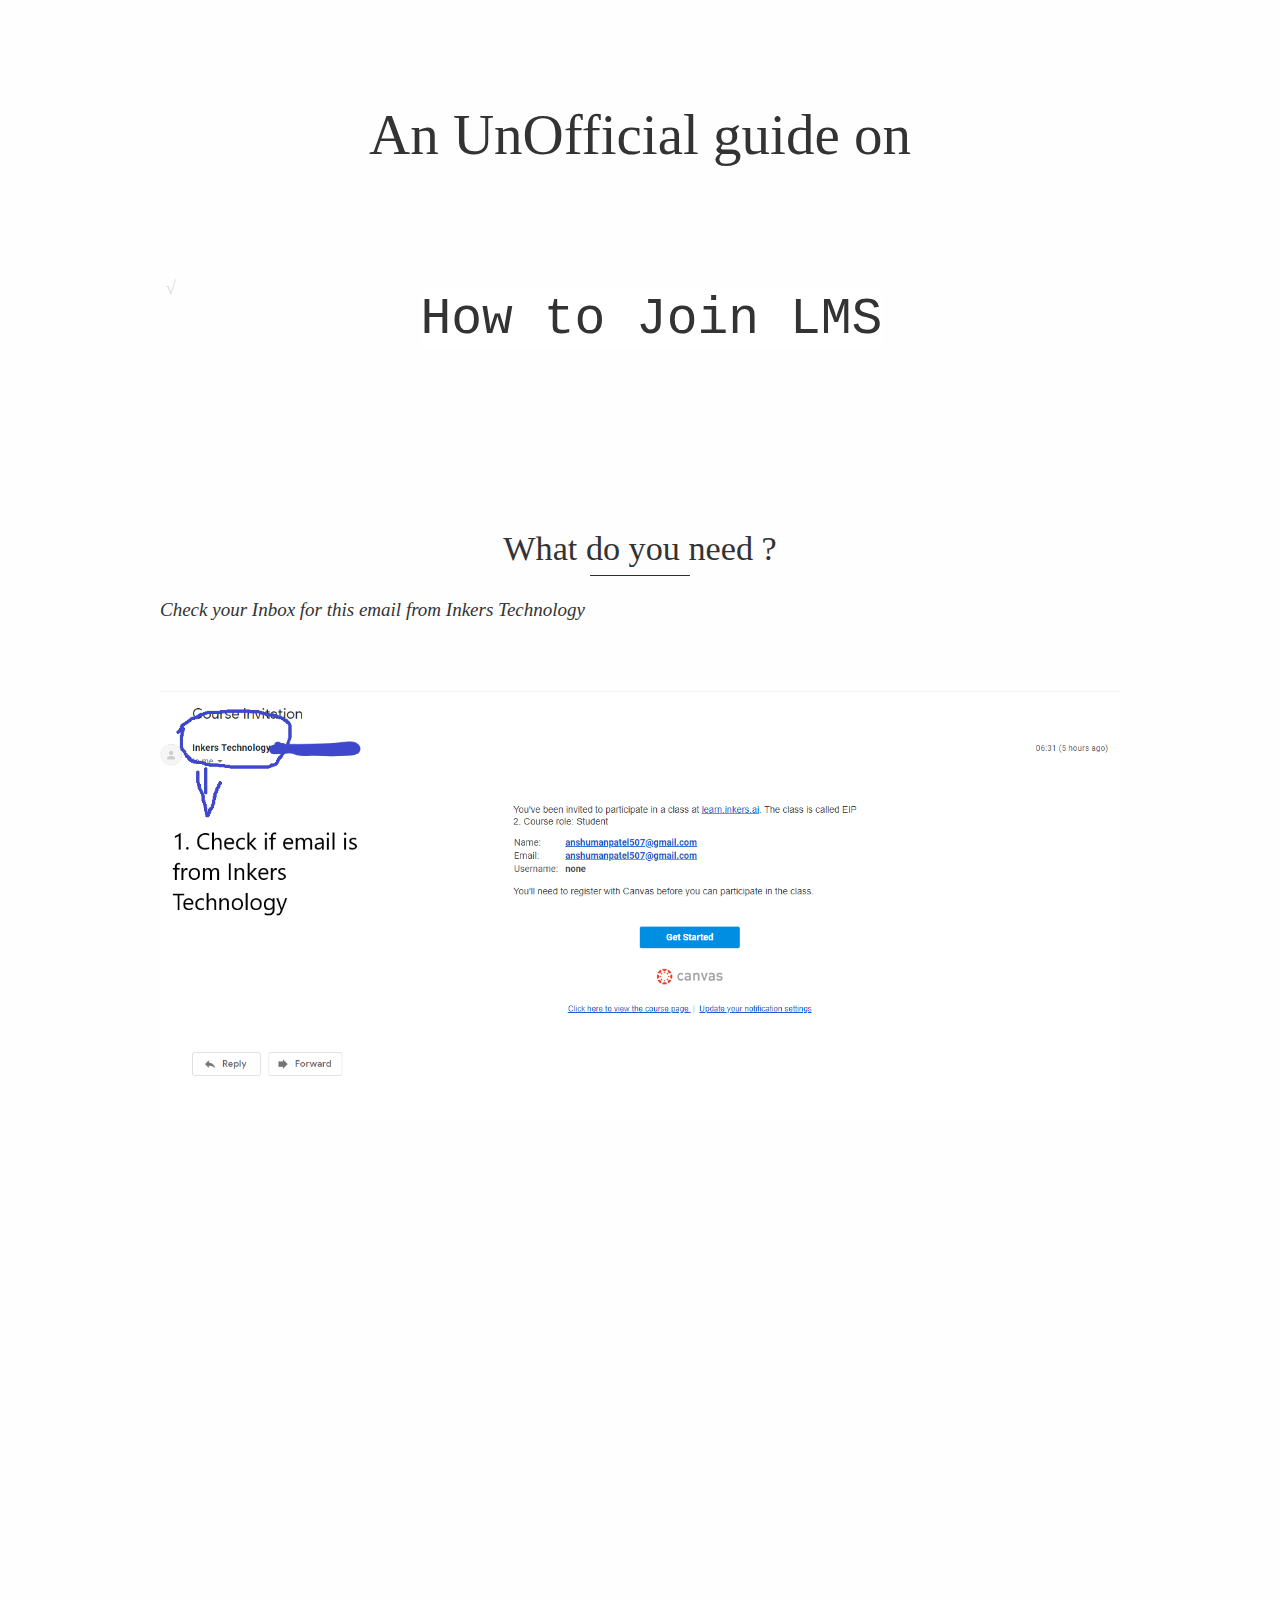
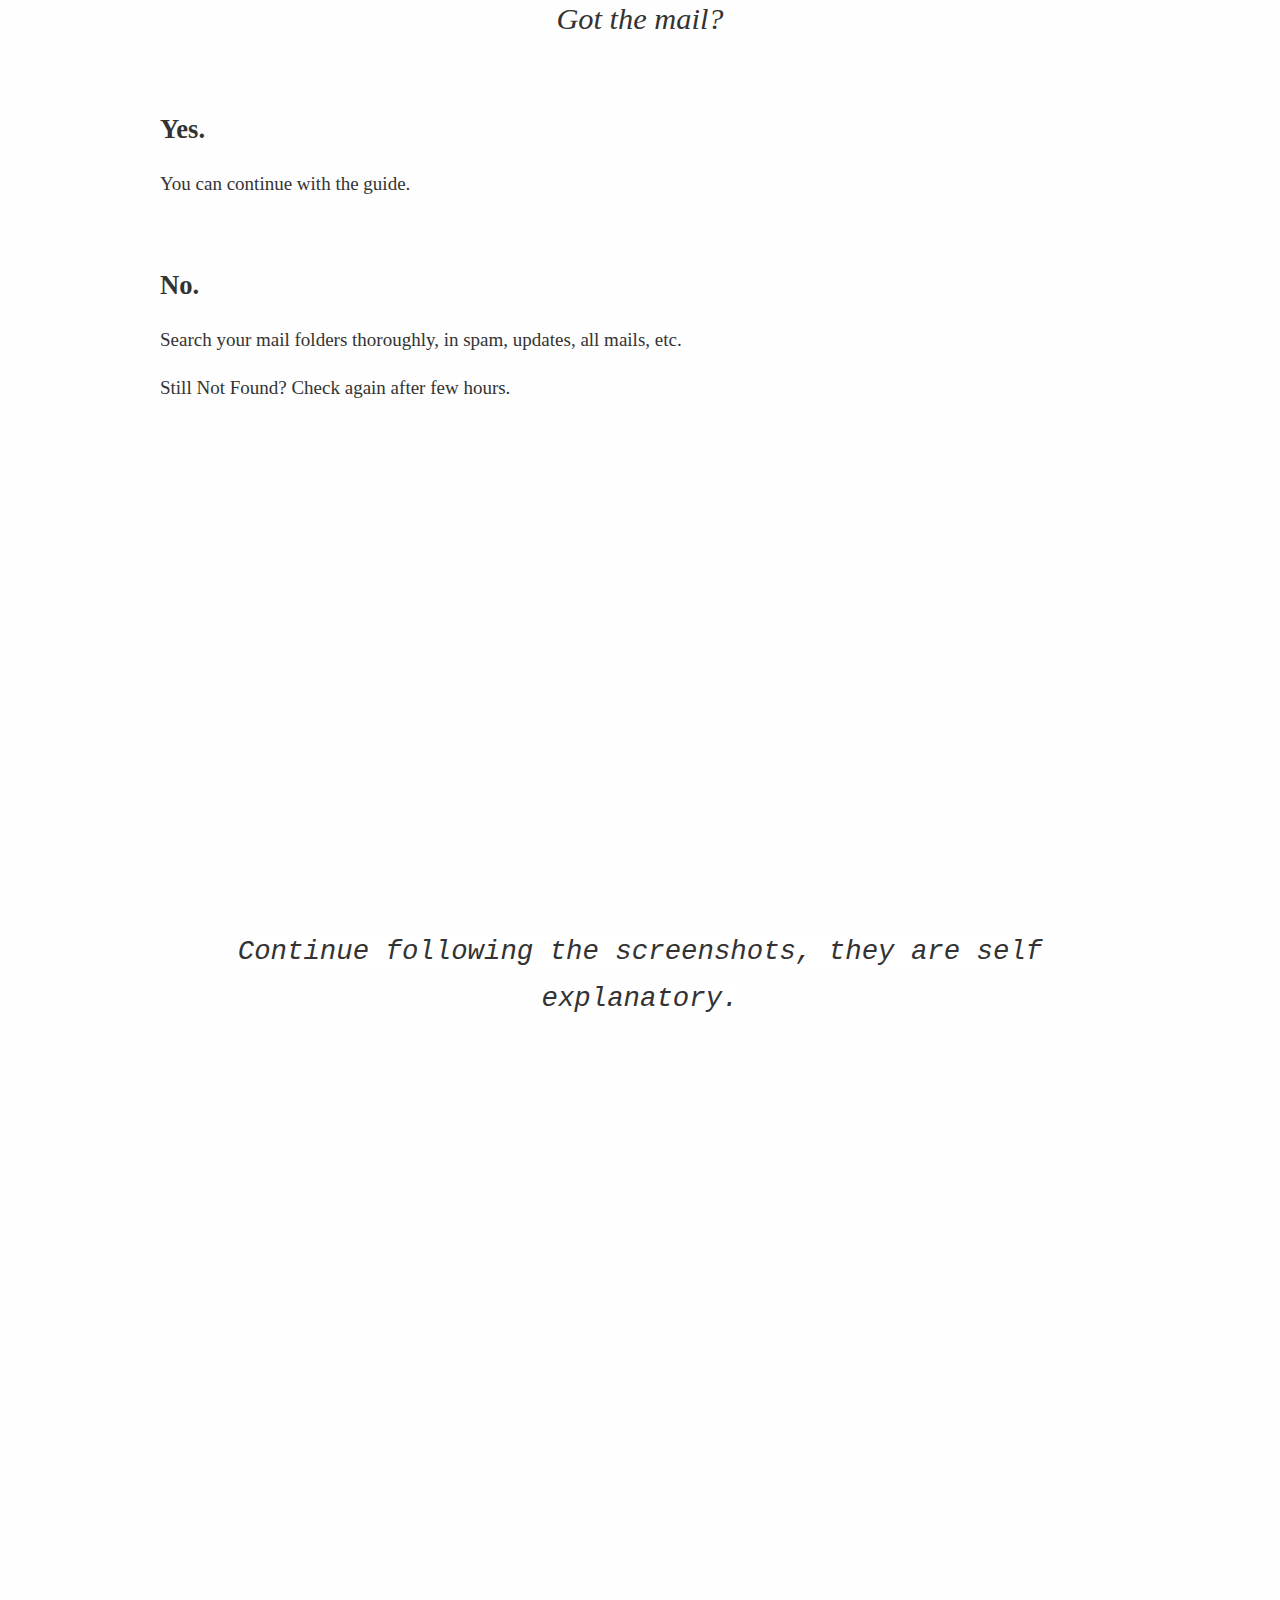
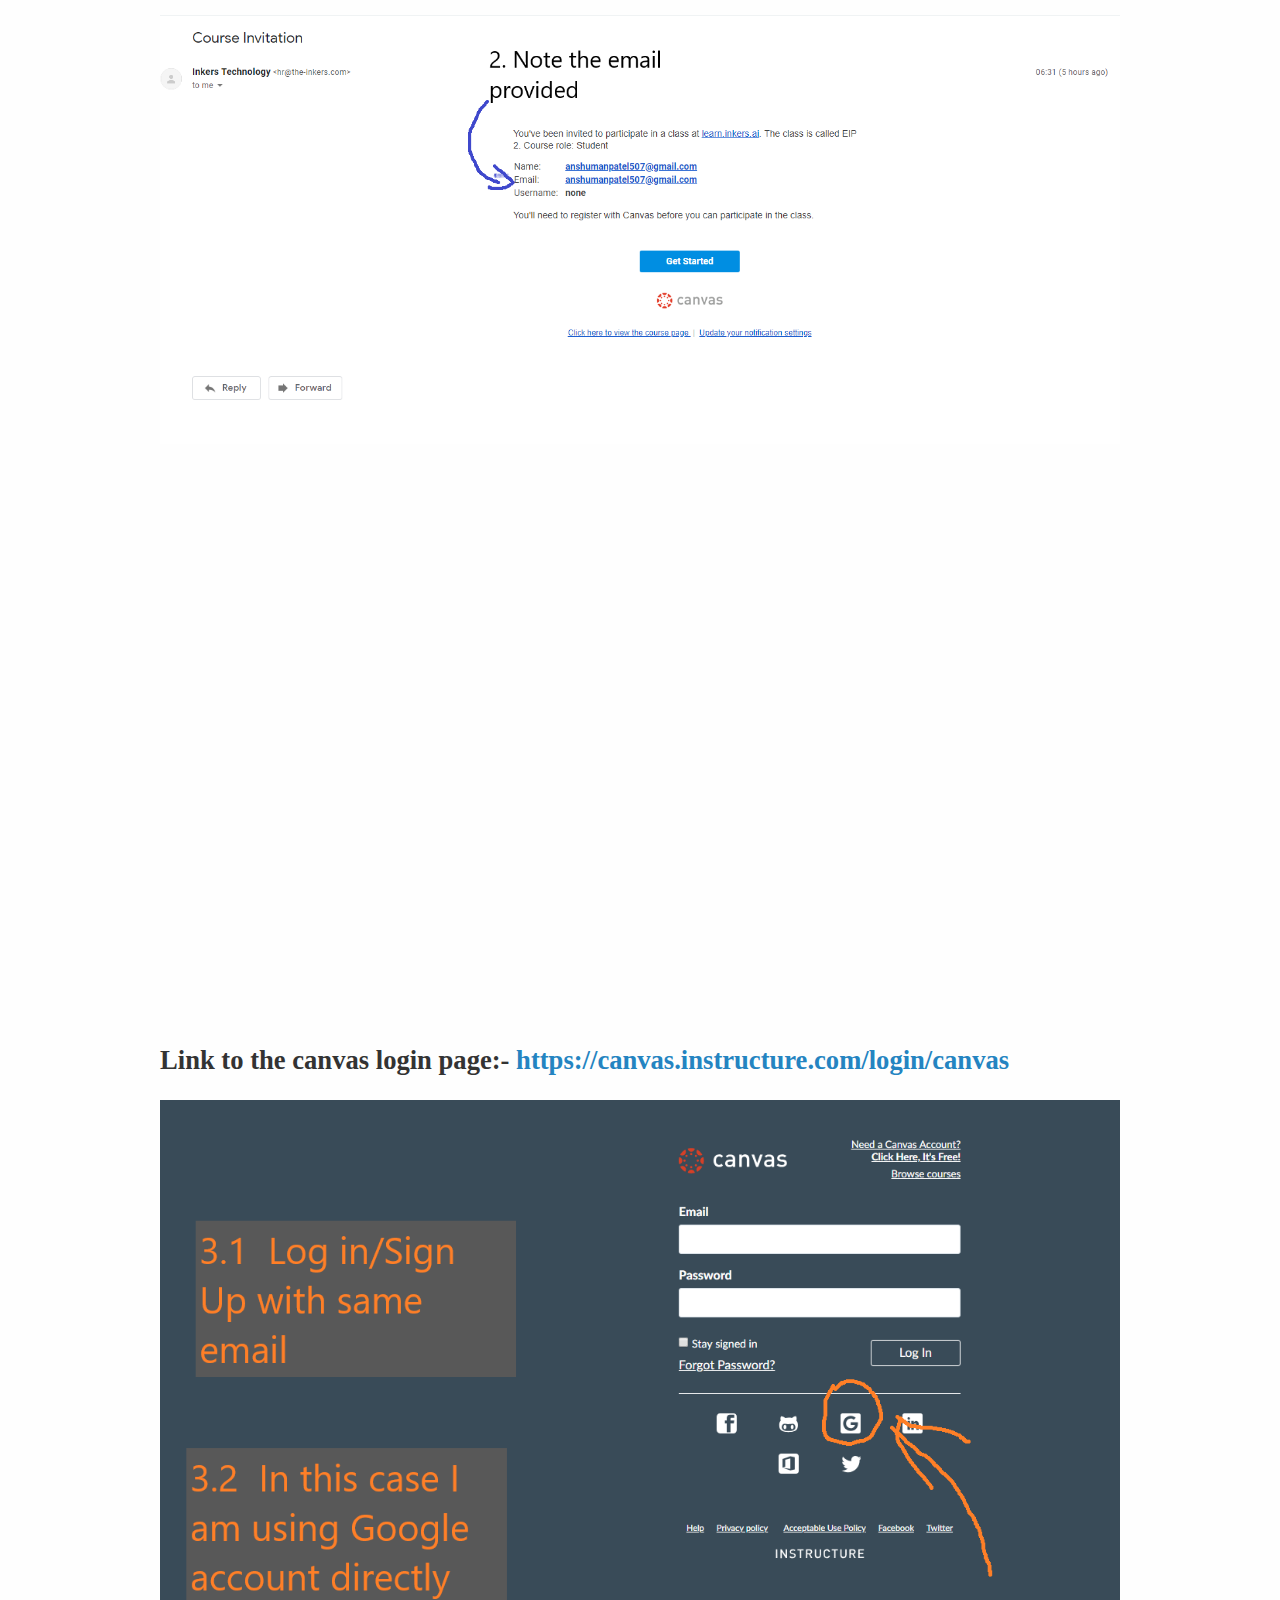
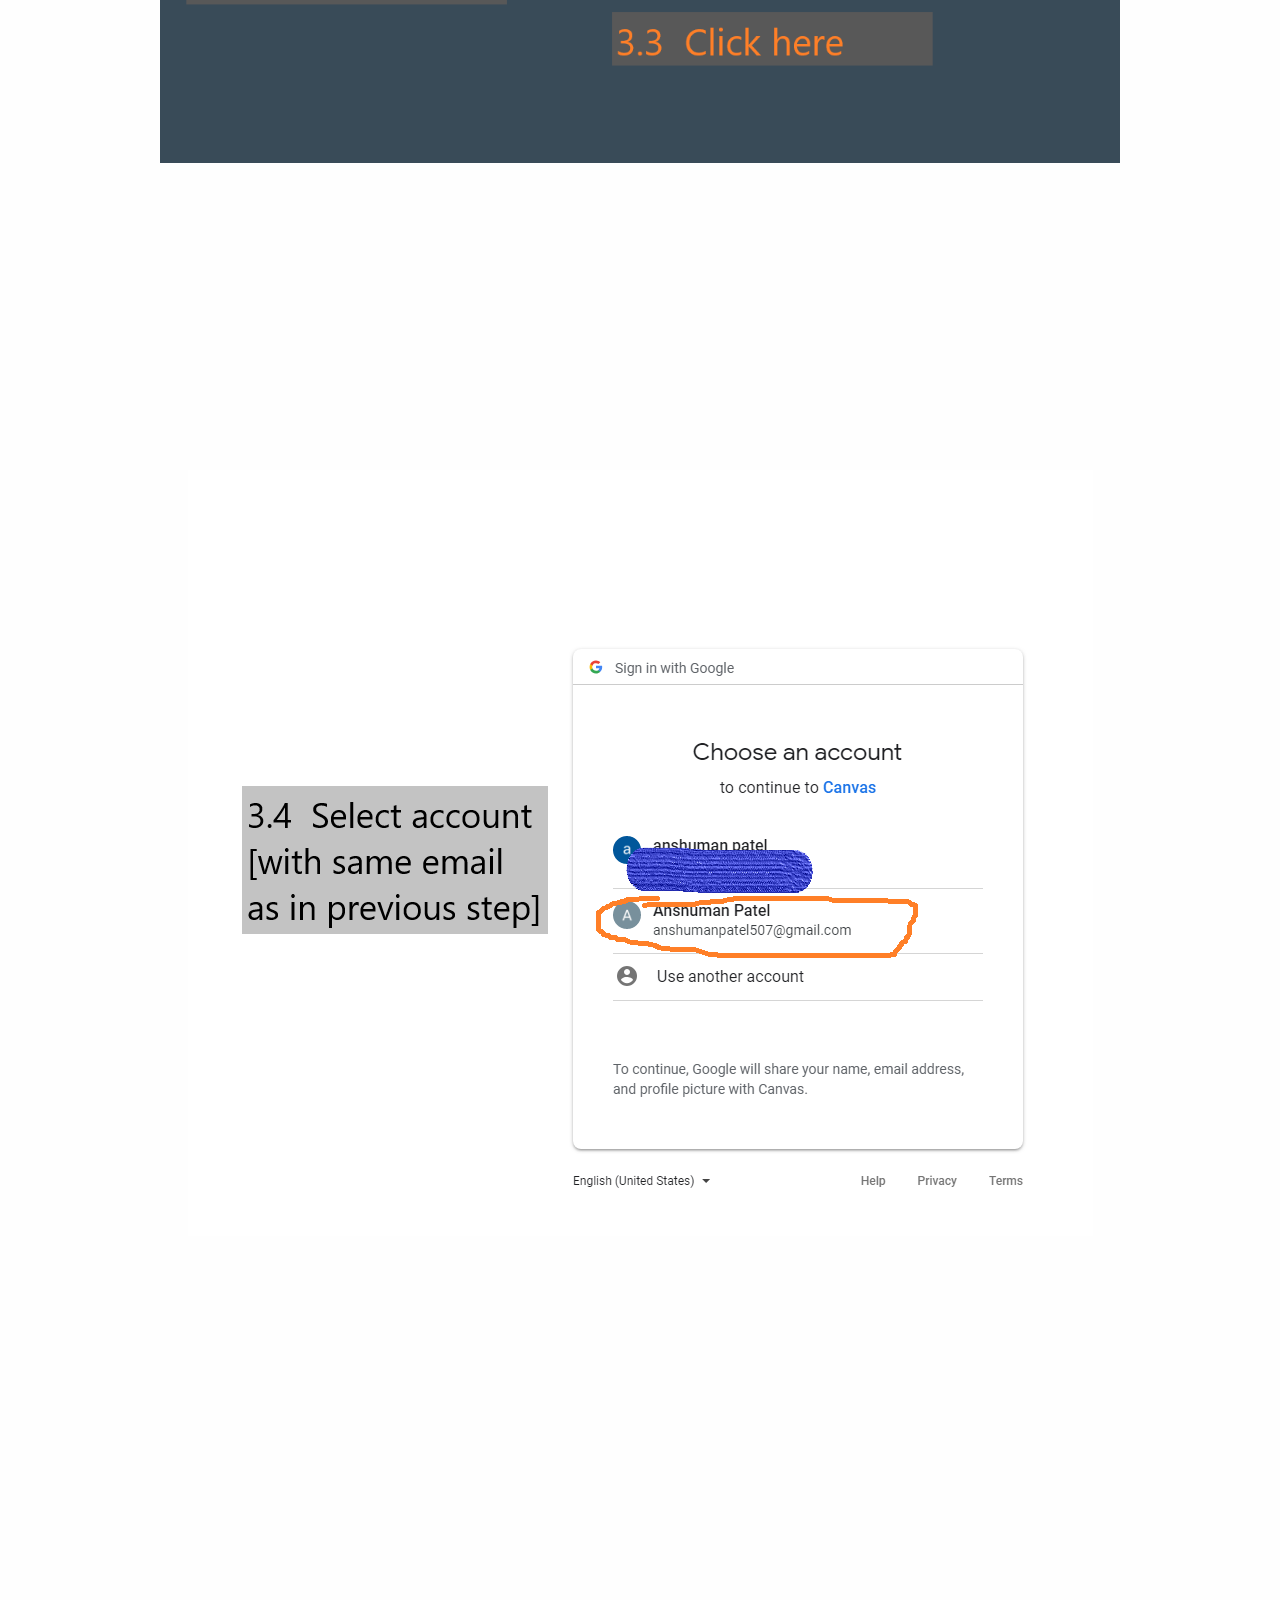
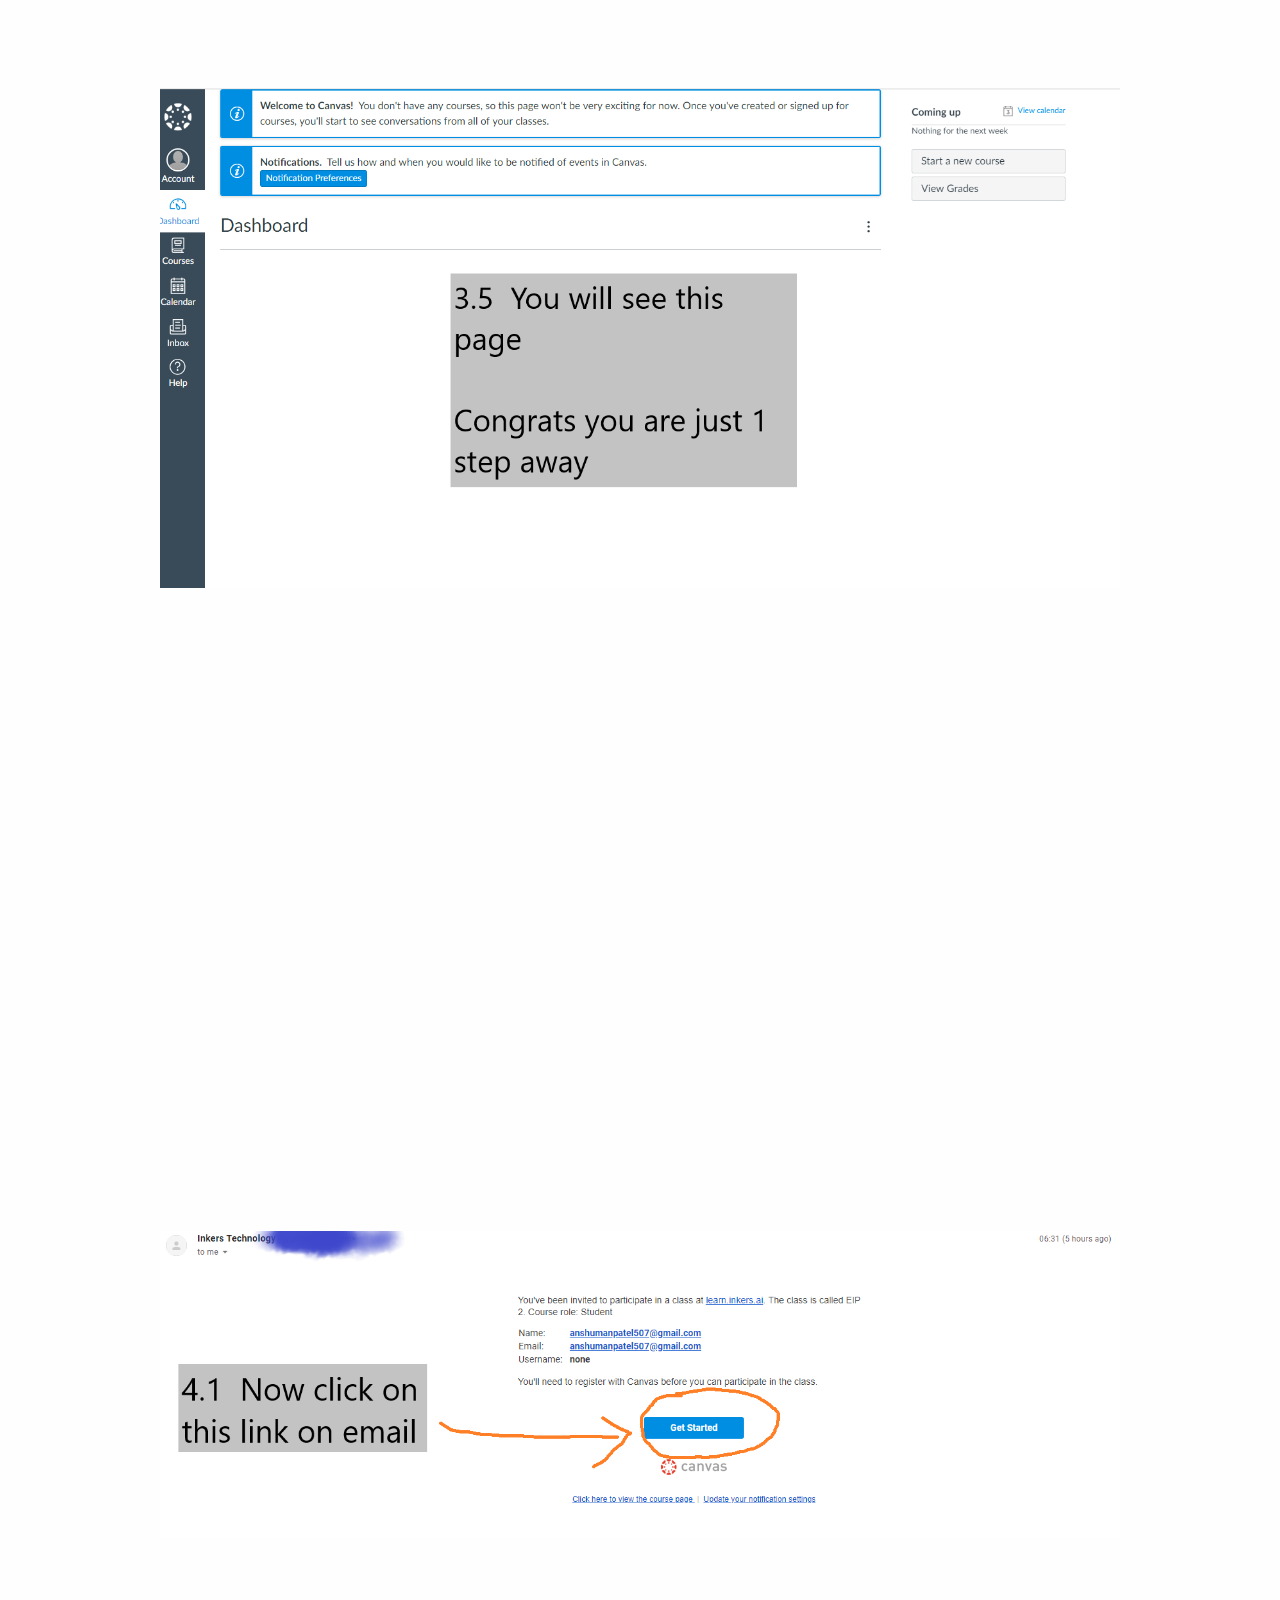
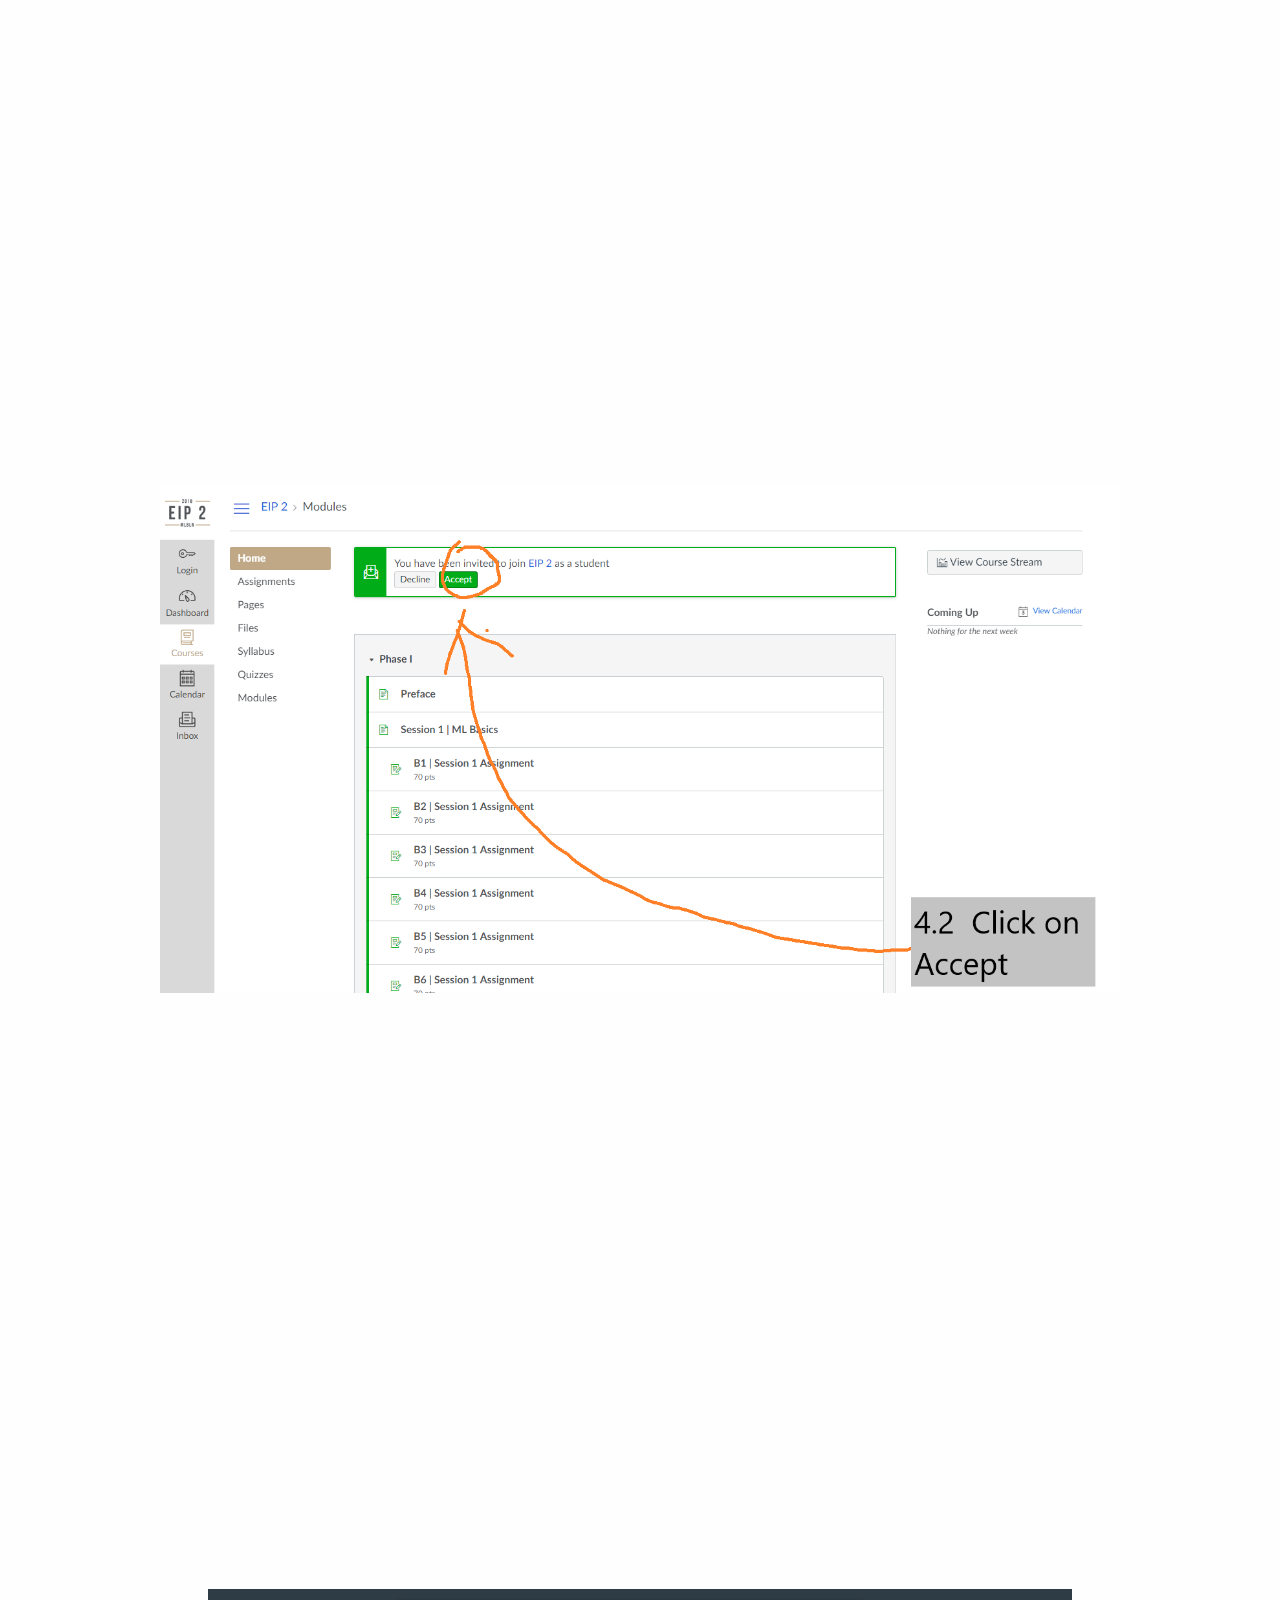
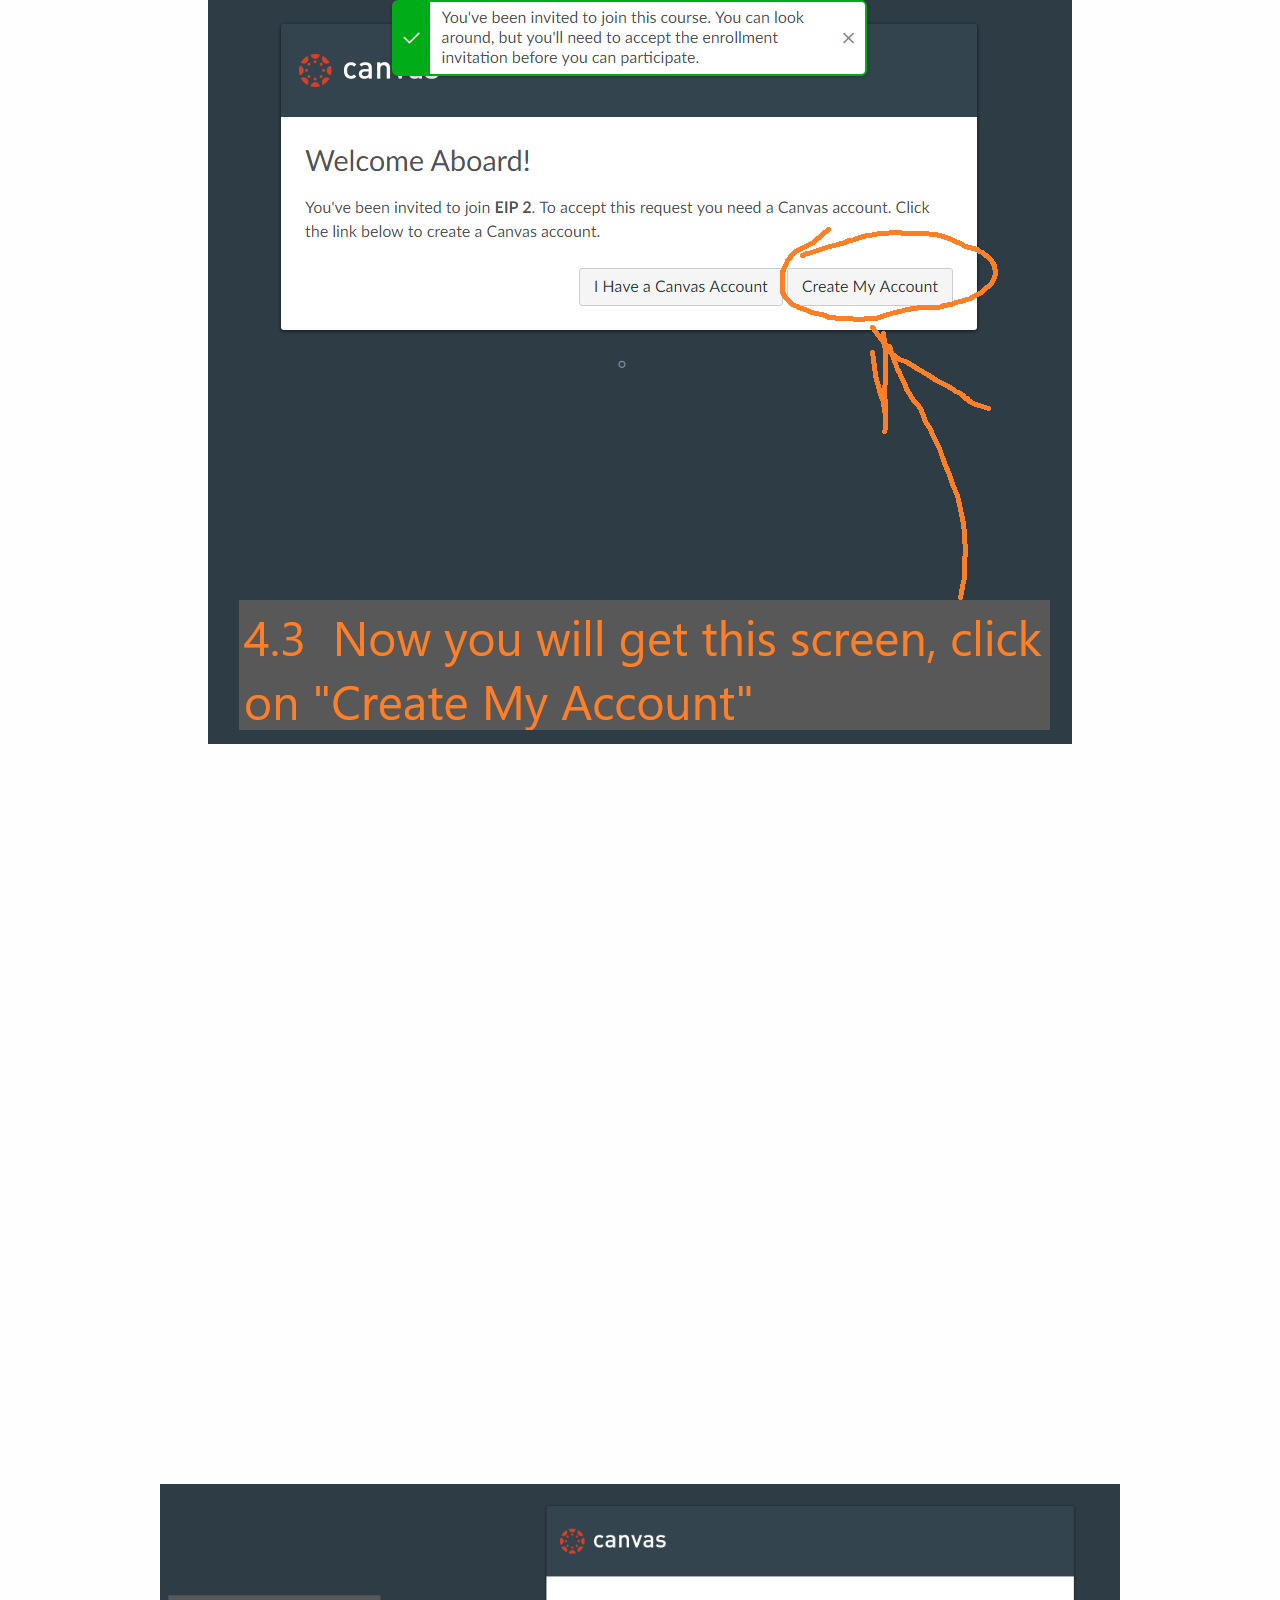
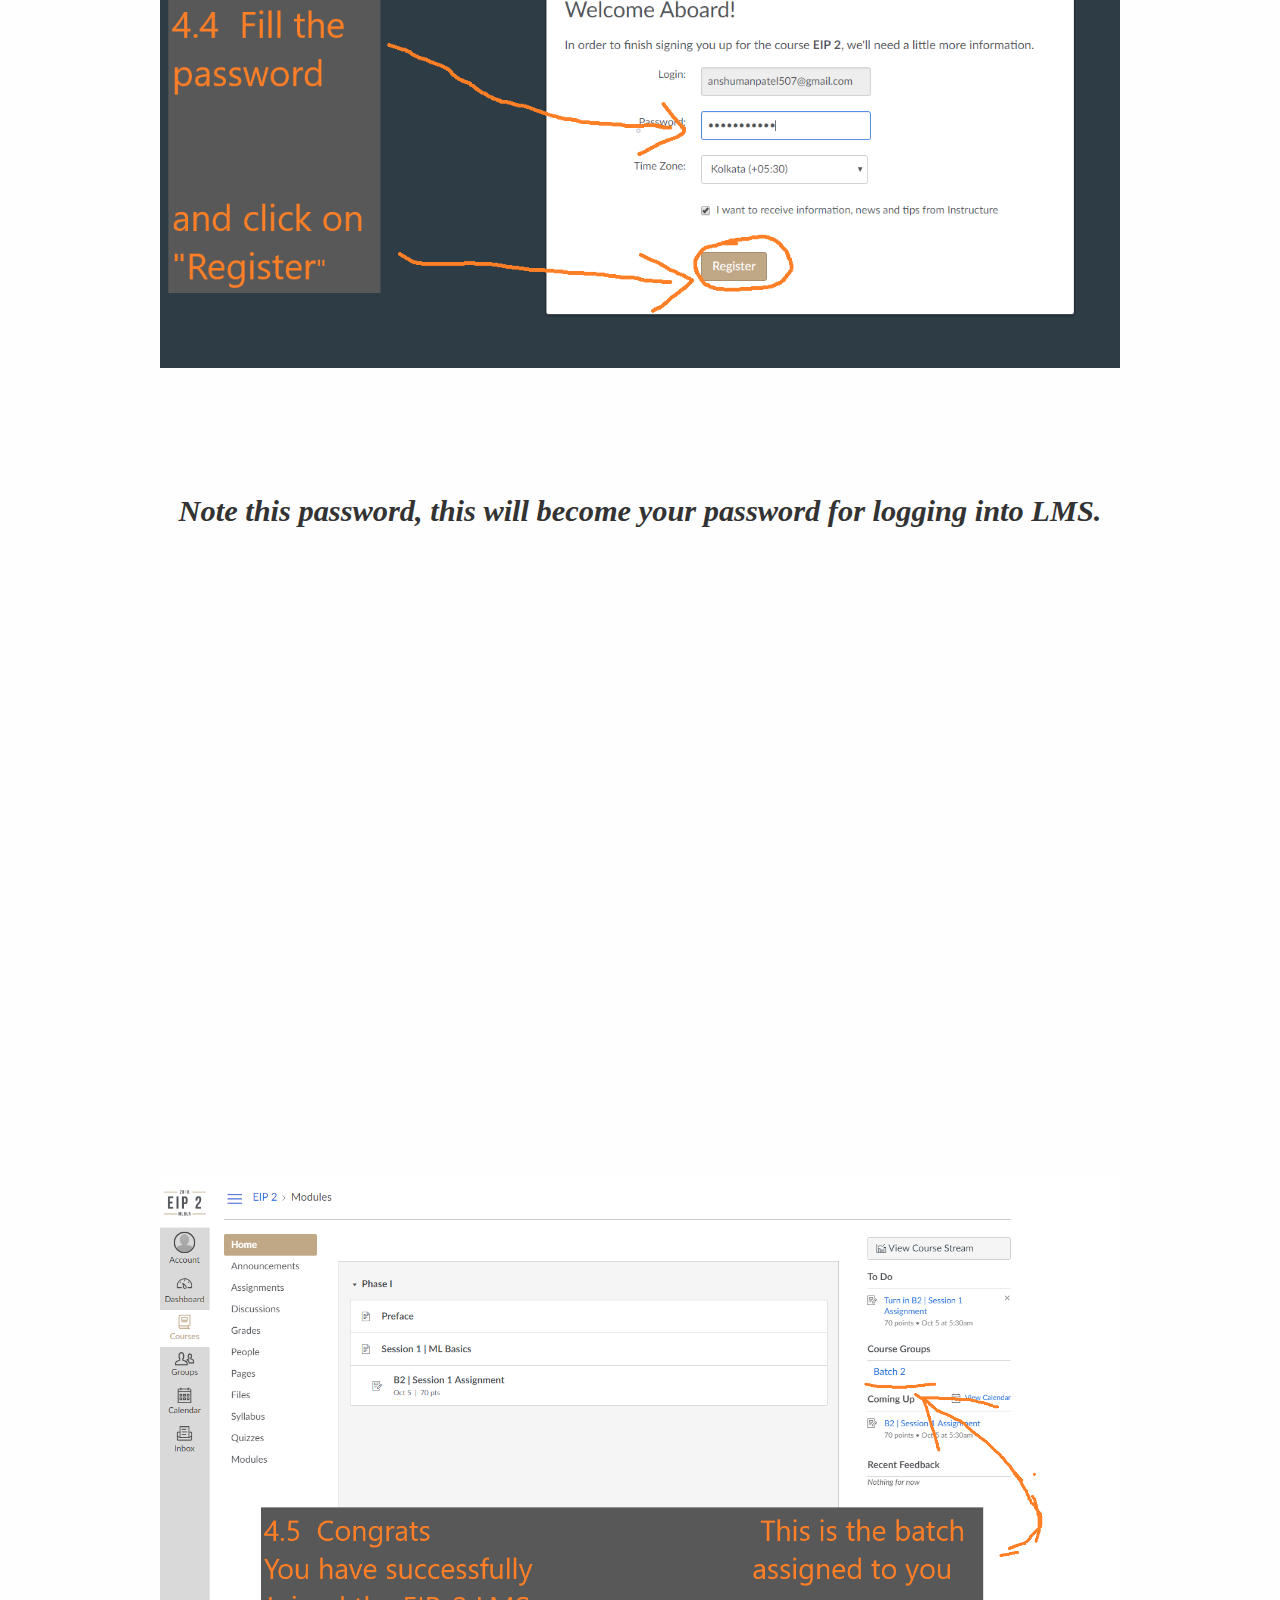
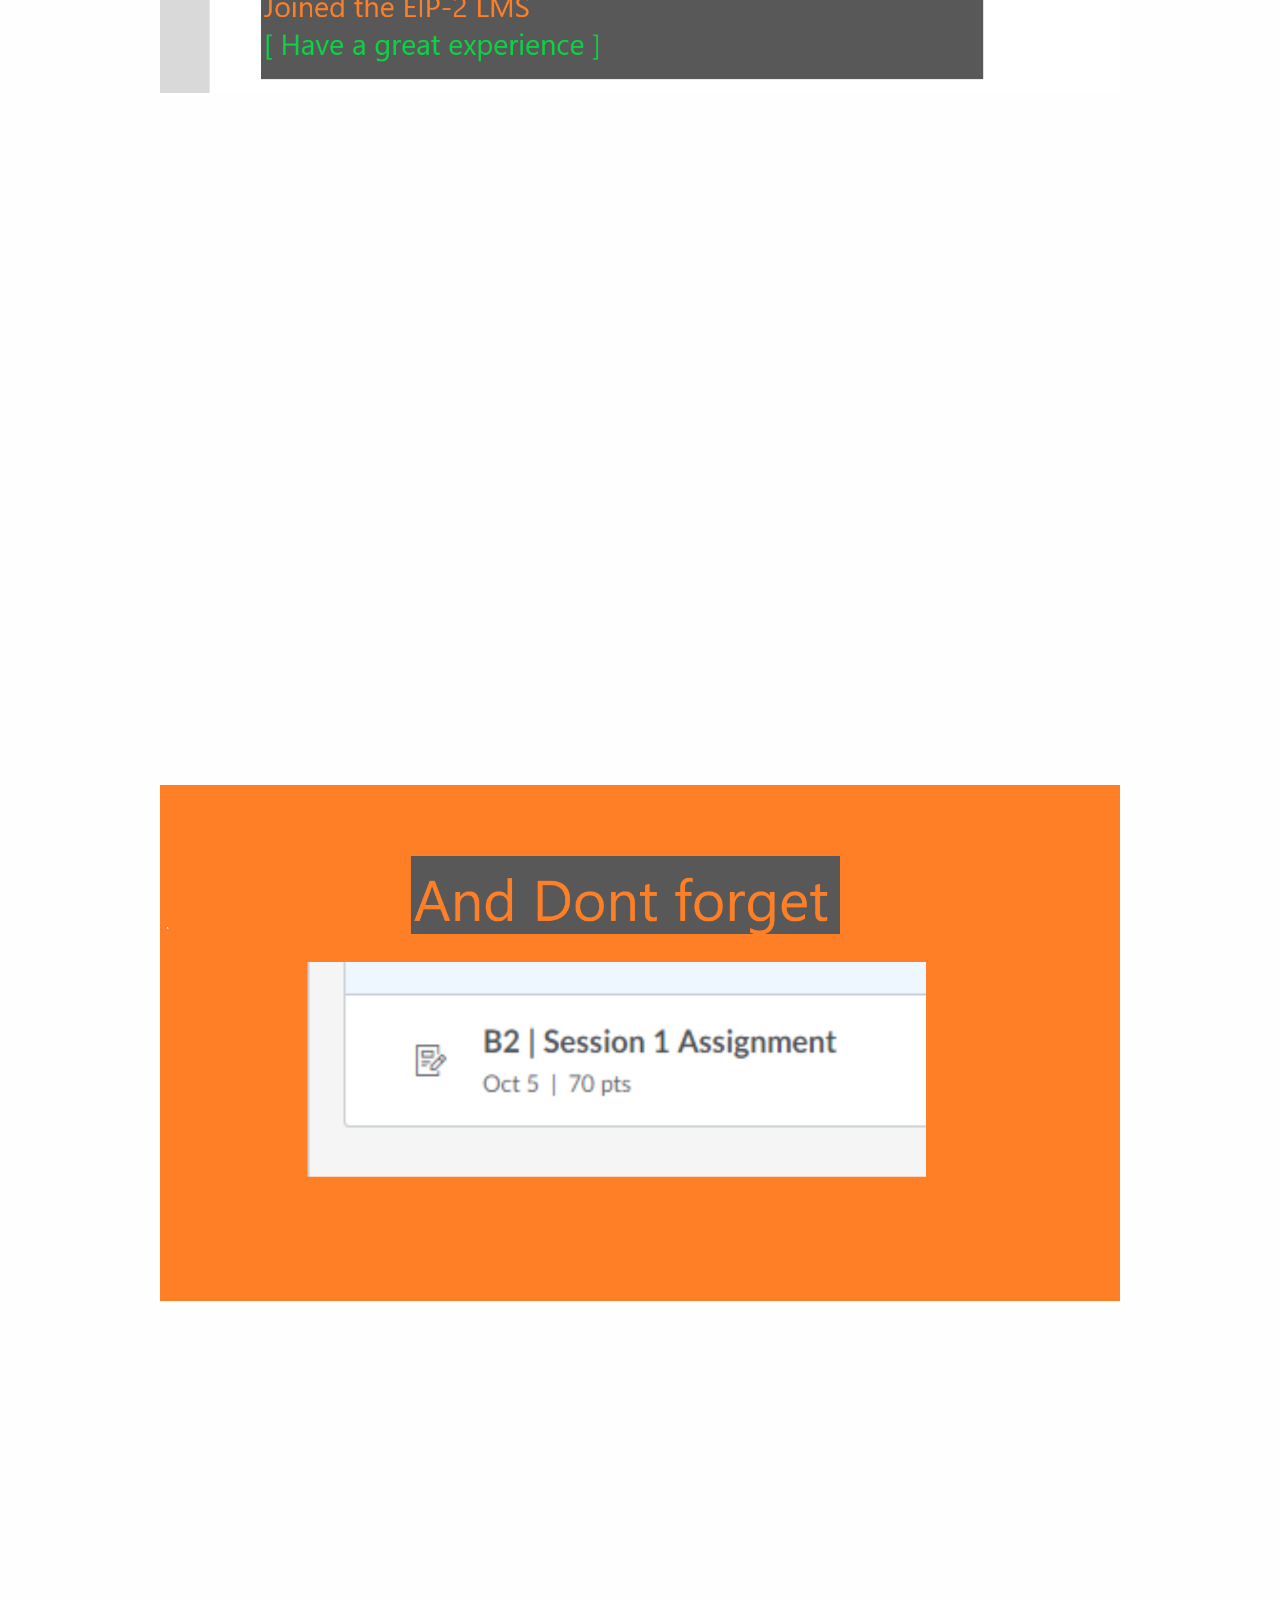
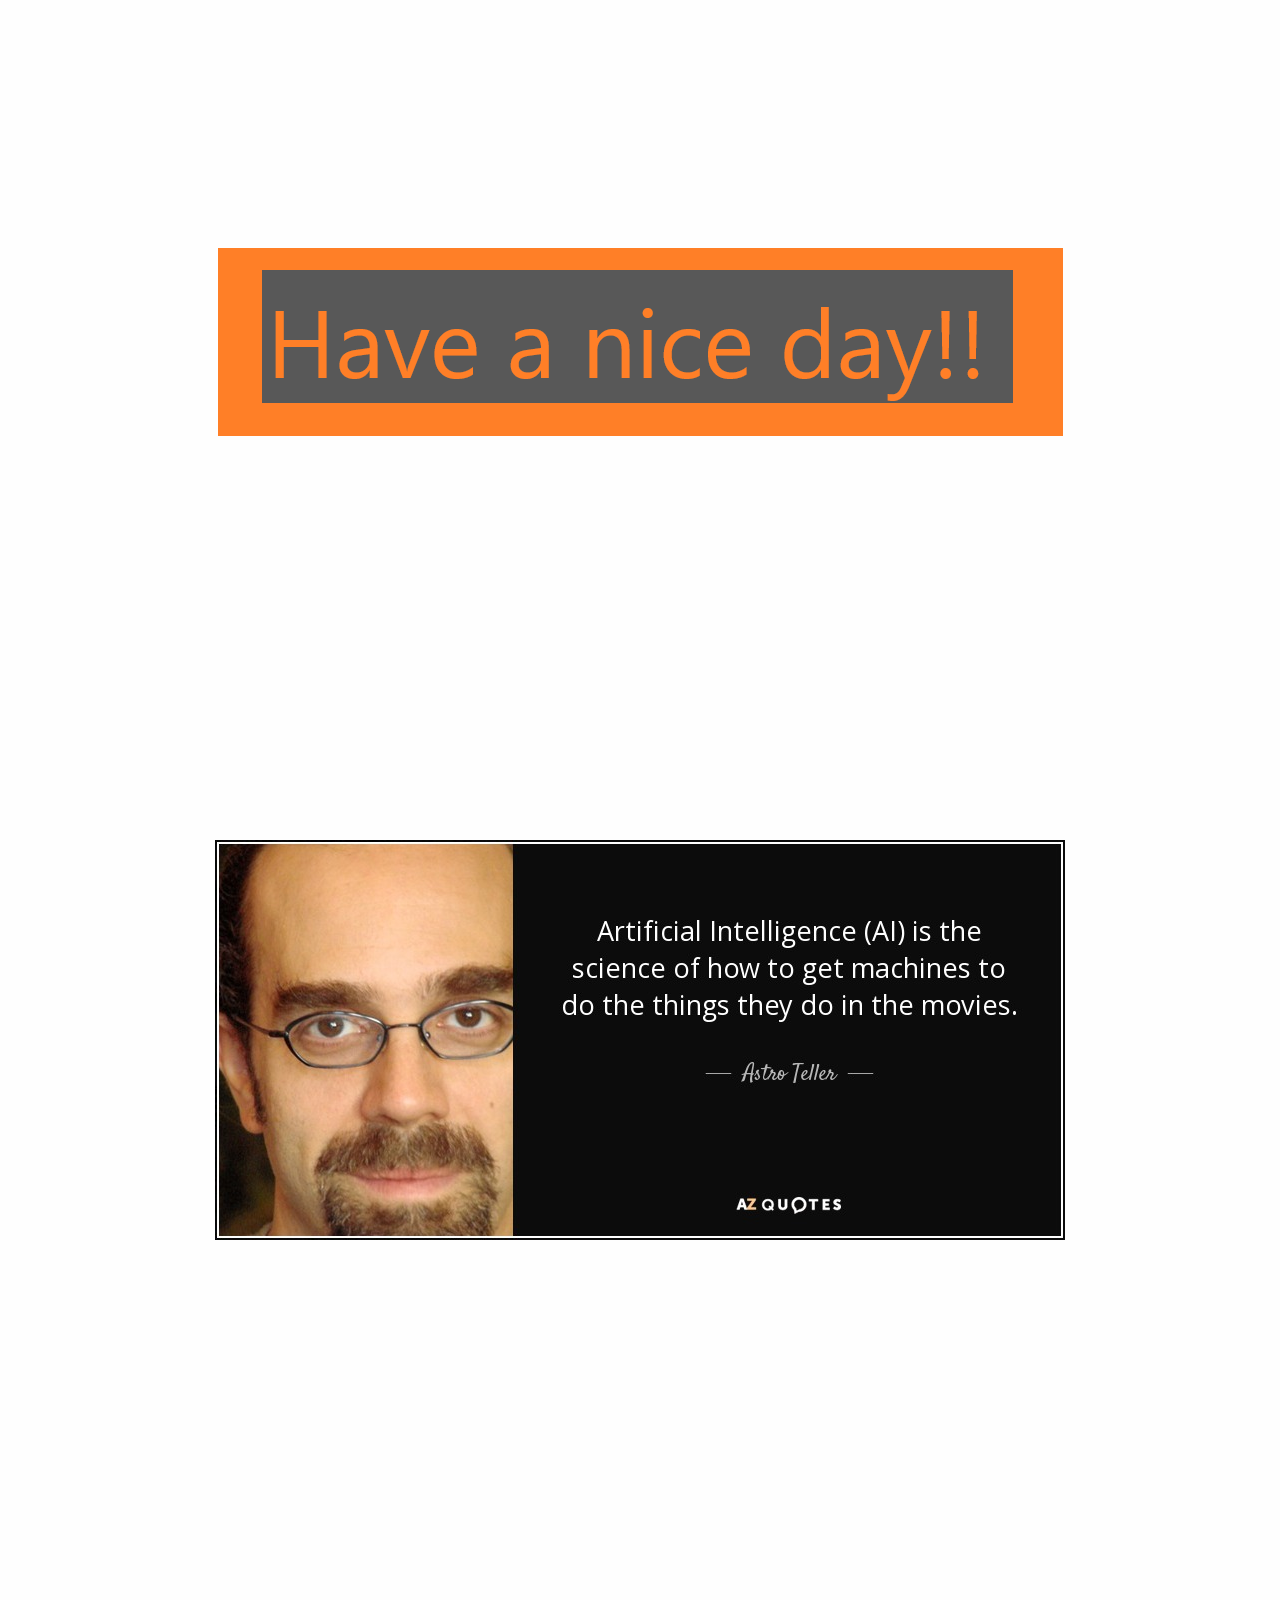
<file: How to join LMS - Unofficial Guide.html>
<!doctype html>
<html>
<head>
<meta charset='UTF-8'><meta name='viewport' content='width=device-width initial-scale=1'>
<title></title><style type='text/css'>html {overflow-x: initial !important;}:root { --bg-color:#ffffff; --text-color:#333333; --select-text-bg-color:#B5D6FC; --select-text-font-color:auto; --monospace:"Lucida Console",Consolas,"Courier",monospace; }
html { font-size: 14px; background-color: var(--bg-color); color: var(--text-color); font-family: "Helvetica Neue", Helvetica, Arial, sans-serif; -webkit-font-smoothing: antialiased; }
body { margin: 0px; padding: 0px; height: auto; bottom: 0px; top: 0px; left: 0px; right: 0px; font-size: 1rem; line-height: 1.42857; overflow-x: hidden; background: inherit; }
iframe { margin: auto; }
a.url { word-break: break-all; }
a:active, a:hover { outline: 0px; }
.in-text-selection, ::selection { text-shadow: none; background: var(--select-text-bg-color); color: var(--select-text-font-color); }
#write { margin: 0px auto; height: auto; width: inherit; word-break: normal; word-wrap: break-word; position: relative; white-space: normal; padding-bottom: 70px; overflow-x: visible; }
.first-line-indent #write div, .first-line-indent #write li, .first-line-indent #write p { text-indent: 2em; }
.first-line-indent #write div :not(p):not(div), .first-line-indent #write div.md-htmlblock-container, .first-line-indent #write p *, .first-line-indent pre { text-indent: 0px; }
.for-image #write { padding-left: 8px; padding-right: 8px; }
body.typora-export { padding-left: 30px; padding-right: 30px; }
@media screen and (max-width: 500px) {
  body.typora-export { padding-left: 0px; padding-right: 0px; }
  .CodeMirror-sizer { margin-left: 0px !important; }
  .CodeMirror-gutters { display: none !important; }
}
#write > blockquote:first-child, #write > div:first-child, #write > figure:first-child, #write > ol:first-child, #write > p:first-child, #write > pre:first-child, #write > ul:first-child { margin-top: 30px; }
#write li > figure:first-child { margin-top: -20px; }
#write ol, #write ul { position: relative; }
img { max-width: 100%; vertical-align: middle; }
button, input, select, textarea { color: inherit; font-style: inherit; font-variant: inherit; font-weight: inherit; font-stretch: inherit; font-size: inherit; line-height: inherit; font-family: inherit; }
input[type="checkbox"], input[type="radio"] { line-height: normal; padding: 0px; }
*, ::after, ::before { box-sizing: border-box; }
#write h1, #write h2, #write h3, #write h4, #write h5, #write h6, #write p, #write pre { width: inherit; }
#write h1, #write h2, #write h3, #write h4, #write h5, #write h6, #write p { position: relative; }
h1, h2, h3, h4, h5, h6 { break-after: avoid-page; break-inside: avoid; orphans: 2; }
p { orphans: 4; }
h1 { font-size: 2rem; }
h2 { font-size: 1.8rem; }
h3 { font-size: 1.6rem; }
h4 { font-size: 1.4rem; }
h5 { font-size: 1.2rem; }
h6 { font-size: 1rem; }
.md-math-block, .md-rawblock, h1, h2, h3, h4, h5, h6, p { margin-top: 1rem; margin-bottom: 1rem; }
.hidden { display: none; }
.md-blockmeta { color: rgb(204, 204, 204); font-weight: 700; font-style: italic; }
a { cursor: pointer; }
sup.md-footnote { padding: 2px 4px; background-color: rgba(238, 238, 238, 0.7); color: rgb(85, 85, 85); border-radius: 4px; cursor: pointer; }
sup.md-footnote a, sup.md-footnote a:hover { color: inherit; text-transform: inherit; text-decoration: inherit; }
#write input[type="checkbox"] { cursor: pointer; width: inherit; height: inherit; }
figure { overflow-x: auto; margin: 1.2em 0px; max-width: calc(100% + 16px); padding: 0px; }
figure > table { margin: 0px !important; }
tr { break-inside: avoid; break-after: auto; }
thead { display: table-header-group; }
table { border-collapse: collapse; border-spacing: 0px; width: 100%; overflow: auto; break-inside: auto; text-align: left; }
table.md-table td { min-width: 80px; }
.CodeMirror-gutters { border-right: 0px; background-color: inherit; }
.CodeMirror { text-align: left; }
.CodeMirror-placeholder { opacity: 0.3; }
.CodeMirror pre { padding: 0px 4px; }
.CodeMirror-lines { padding: 0px; }
div.hr:focus { cursor: none; }
#write pre { white-space: pre-wrap; }
#write.fences-no-line-wrapping pre { white-space: pre; }
#write pre.ty-contain-cm { white-space: normal; }
.CodeMirror-gutters { margin-right: 4px; }
.md-fences { font-size: 0.9rem; display: block; break-inside: avoid; text-align: left; overflow: visible; white-space: pre; background: inherit; position: relative !important; }
.md-diagram-panel { width: 100%; margin-top: 10px; text-align: center; padding-top: 0px; padding-bottom: 8px; overflow-x: auto; }
#write .md-fences.mock-cm { white-space: pre-wrap; }
.md-fences.md-fences-with-lineno { padding-left: 0px; }
#write.fences-no-line-wrapping .md-fences.mock-cm { white-space: pre; overflow-x: auto; }
.md-fences.mock-cm.md-fences-with-lineno { padding-left: 8px; }
.CodeMirror-line, twitterwidget { break-inside: avoid; }
.footnotes { opacity: 0.8; font-size: 0.9rem; margin-top: 1em; margin-bottom: 1em; }
.footnotes + .footnotes { margin-top: 0px; }
.md-reset { margin: 0px; padding: 0px; border: 0px; outline: 0px; vertical-align: top; background: 0px 0px; text-decoration: none; text-shadow: none; float: none; position: static; width: auto; height: auto; white-space: nowrap; cursor: inherit; -webkit-tap-highlight-color: transparent; line-height: normal; font-weight: 400; text-align: left; box-sizing: content-box; direction: ltr; }
li div { padding-top: 0px; }
blockquote { margin: 1rem 0px; }
li .mathjax-block, li p { margin: 0.5rem 0px; }
li { margin: 0px; position: relative; }
blockquote > :last-child { margin-bottom: 0px; }
blockquote > :first-child, li > :first-child { margin-top: 0px; }
.footnotes-area { color: rgb(136, 136, 136); margin-top: 0.714rem; padding-bottom: 0.143rem; white-space: normal; }
#write .footnote-line { white-space: pre-wrap; }
@media print {
  body, html { border: 1px solid transparent; height: 99%; break-after: avoid; break-before: avoid; }
  #write { margin-top: 0px; border-color: transparent !important; }
  .typora-export * { -webkit-print-color-adjust: exact; }
  html.blink-to-pdf { font-size: 13px; }
  .typora-export #write { padding-left: 1cm; padding-right: 1cm; padding-bottom: 0px; break-after: avoid; }
  .typora-export #write::after { height: 0px; }
  @page { margin: 20mm 0px; }
}
.footnote-line { margin-top: 0.714em; font-size: 0.7em; }
a img, img a { cursor: pointer; }
pre.md-meta-block { font-size: 0.8rem; min-height: 0.8rem; white-space: pre-wrap; background: rgb(204, 204, 204); display: block; overflow-x: hidden; }
p > img:only-child { display: block; margin: auto; }
p > .md-image:only-child { display: inline-block; width: 100%; text-align: center; }
#write .MathJax_Display { margin: 0.8em 0px 0px; }
.md-math-block { width: 100%; }
.md-math-block:not(:empty)::after { display: none; }
[contenteditable="true"]:active, [contenteditable="true"]:focus { outline: 0px; box-shadow: none; }
.md-task-list-item { position: relative; list-style-type: none; }
.task-list-item.md-task-list-item { padding-left: 0px; }
.md-task-list-item > input { position: absolute; top: 0px; left: 0px; margin-left: -1.2em; margin-top: calc(1em - 10px); }
.math { font-size: 1rem; }
.md-toc { min-height: 3.58rem; position: relative; font-size: 0.9rem; border-radius: 10px; }
.md-toc-content { position: relative; margin-left: 0px; }
.md-toc-content::after, .md-toc::after { display: none; }
.md-toc-item { display: block; color: rgb(65, 131, 196); }
.md-toc-item a { text-decoration: none; }
.md-toc-inner:hover { }
.md-toc-inner { display: inline-block; cursor: pointer; }
.md-toc-h1 .md-toc-inner { margin-left: 0px; font-weight: 700; }
.md-toc-h2 .md-toc-inner { margin-left: 2em; }
.md-toc-h3 .md-toc-inner { margin-left: 4em; }
.md-toc-h4 .md-toc-inner { margin-left: 6em; }
.md-toc-h5 .md-toc-inner { margin-left: 8em; }
.md-toc-h6 .md-toc-inner { margin-left: 10em; }
@media screen and (max-width: 48em) {
  .md-toc-h3 .md-toc-inner { margin-left: 3.5em; }
  .md-toc-h4 .md-toc-inner { margin-left: 5em; }
  .md-toc-h5 .md-toc-inner { margin-left: 6.5em; }
  .md-toc-h6 .md-toc-inner { margin-left: 8em; }
}
a.md-toc-inner { font-size: inherit; font-style: inherit; font-weight: inherit; line-height: inherit; }
.footnote-line a:not(.reversefootnote) { color: inherit; }
.md-attr { display: none; }
.md-fn-count::after { content: "."; }
code, pre, samp, tt { font-family: var(--monospace); }
kbd { margin: 0px 0.1em; padding: 0.1em 0.6em; font-size: 0.8em; color: rgb(36, 39, 41); background: rgb(255, 255, 255); border: 1px solid rgb(173, 179, 185); border-radius: 3px; box-shadow: rgba(12, 13, 14, 0.2) 0px 1px 0px, rgb(255, 255, 255) 0px 0px 0px 2px inset; white-space: nowrap; vertical-align: middle; }
.md-comment { color: rgb(162, 127, 3); opacity: 0.8; font-family: var(--monospace); }
code { text-align: left; vertical-align: initial; }
a.md-print-anchor { white-space: pre !important; border-width: initial !important; border-style: none !important; border-color: initial !important; display: inline-block !important; position: absolute !important; width: 1px !important; right: 0px !important; outline: 0px !important; background: 0px 0px !important; text-decoration: initial !important; text-shadow: initial !important; }
.md-inline-math .MathJax_SVG .noError { display: none !important; }
.md-math-block .MathJax_SVG_Display { text-align: center; margin: 0px; position: relative; text-indent: 0px; max-width: none; max-height: none; min-height: 0px; min-width: 100%; width: auto; overflow-y: hidden; display: block !important; }
.MathJax_SVG_Display, .md-inline-math .MathJax_SVG_Display { width: auto; margin: inherit; display: inline-block !important; }
.MathJax_SVG .MJX-monospace { font-family: var(--monospace); }
.MathJax_SVG .MJX-sans-serif { font-family: sans-serif; }
.MathJax_SVG { display: inline; font-style: normal; font-weight: 400; line-height: normal; zoom: 90%; text-indent: 0px; text-align: left; text-transform: none; letter-spacing: normal; word-spacing: normal; word-wrap: normal; white-space: nowrap; float: none; direction: ltr; max-width: none; max-height: none; min-width: 0px; min-height: 0px; border: 0px; padding: 0px; margin: 0px; }
.MathJax_SVG * { transition: none; }
.MathJax_SVG_Display svg { vertical-align: middle !important; margin-bottom: 0px !important; }
.os-windows.monocolor-emoji .md-emoji { font-family: "Segoe UI Symbol", sans-serif; }
.md-diagram-panel > svg { max-width: 100%; }
[lang="mermaid"] svg, [lang="flow"] svg { max-width: 100%; }
[lang="mermaid"] .node text { font-size: 1rem; }
table tr th { border-bottom: 0px; }
video { max-width: 100%; display: block; margin: 0px auto; }
iframe { max-width: 100%; width: 100%; border: none; }
.highlight td, .highlight tr { border: 0px; }


html { font-size: 19px; }
html, body { margin: auto; background: rgb(254, 254, 254); }
body { font-family: Vollkorn, Palatino, Times; color: rgb(51, 51, 51); line-height: 1.4; text-align: justify; }
#write { max-width: 960px; margin: 0px auto 2em; line-height: 1.53; }
#write > h2:first-child, #write > h3:first-child, #write > h4:first-child, #write > p:first-child { margin-top: 1.2em; }
#write > h1:first-child, h1 { margin-top: 1.6em; font-weight: normal; }
h1 { font-size: 3em; }
h2 { margin-top: 2em; font-weight: normal; }
h3 { font-weight: normal; font-style: italic; margin-top: 3em; }
h1, h2, h3 { text-align: center; }
h2::after { border-bottom: 1px solid rgb(47, 47, 47); content: ""; width: 100px; display: block; margin: 0px auto; height: 1px; }
h1 + h2, h2 + h3 { margin-top: 0.83em; }
p, .mathjax-block { margin-top: 0px; }
ul { list-style: square; padding-left: 1.2em; }
ol { padding-left: 1.2em; }
blockquote { margin-left: 1em; padding-left: 1em; border-left: 1px solid rgb(221, 221, 221); }
code, pre { font-family: Consolas, Menlo, Monaco, monospace, serif; font-size: 0.9em; background: white; }
.md-fences { margin-left: 1em; padding-left: 1em; border: 1px solid rgb(221, 221, 221); padding-bottom: 8px; padding-top: 6px; margin-bottom: 1.5em; }
a { color: rgb(36, 132, 193); text-decoration: none; }
a:hover { text-decoration: underline; }
a img { border: none; }
h1 a, h1 a:hover { color: rgb(51, 51, 51); text-decoration: none; }
hr { color: rgb(221, 221, 221); height: 1px; margin: 2em 0px; border-top: 1px solid rgb(221, 221, 221); border-bottom: none; border-left: 0px; border-right: 0px; }
.ty-table-edit { background: rgb(237, 237, 237); padding-top: 4px; }
table { margin-bottom: 1.33333rem; }
table th, table td { padding: 8px; line-height: 1.33333rem; vertical-align: top; border-top: 1px solid rgb(221, 221, 221); }
table th { font-weight: bold; }
table thead th { vertical-align: bottom; }
table caption + thead tr:first-child th, table caption + thead tr:first-child td, table colgroup + thead tr:first-child th, table colgroup + thead tr:first-child td, table thead:first-child tr:first-child th, table thead:first-child tr:first-child td { border-top: 0px; }
table tbody + tbody { border-top: 2px solid rgb(221, 221, 221); }
.task-list { padding: 0px; }
.md-task-list-item { padding-left: 1.6rem; }
.md-task-list-item > input::before { content: "√"; display: inline-block; width: 1.33333rem; height: 1.6rem; vertical-align: middle; text-align: center; color: rgb(221, 221, 221); background-color: rgb(254, 254, 254); }
.md-task-list-item > input:checked::before, .md-task-list-item > input[checked]::before { color: inherit; }
.md-tag { color: inherit; font-style: inherit; font-variant: inherit; font-weight: inherit; font-stretch: inherit; font-size: inherit; line-height: inherit; font-family: inherit; }
#write pre.md-meta-block { min-height: 35px; padding: 0.5em 1em; }
#write pre.md-meta-block { white-space: pre; background: rgb(248, 248, 248); border-width: 0px 30px; border-top-style: initial; border-bottom-style: initial; border-top-color: initial; border-bottom-color: initial; border-image: initial; color: rgb(153, 153, 153); width: 100vw; max-width: calc(100% + 60px); margin-left: -30px; border-left-style: solid; border-left-color: rgb(248, 248, 248); border-right-style: solid; border-right-color: rgb(248, 248, 248); margin-bottom: 2em; margin-top: -1.33333rem; padding-top: 26px; padding-bottom: 10px; line-height: 1.8em; font-size: 0.76em; padding-left: 0px; }
.md-img-error.md-image > .md-meta { vertical-align: bottom; }
#write > h5.md-focus::before { top: 2px; }
.md-toc { margin-top: 40px; }
.md-toc-content { padding-bottom: 20px; }
.outline-expander::before { color: inherit; font-size: 14px; top: auto; content: ""; font-family: FontAwesome; }
.outline-expander:hover::before, .outline-item-open > .outline-item > .outline-expander::before { content: ""; }
#typora-source { font-family: Courier, monospace; color: rgb(106, 106, 106); }
.html-for-mac #typora-sidebar { box-shadow: rgba(0, 0, 0, 0.176) 0px 6px 12px; }
.cm-s-typora-default .cm-header, .cm-s-typora-default .cm-property, .CodeMirror.cm-s-typora-default div.CodeMirror-cursor { color: rgb(66, 139, 202); }
.cm-s-typora-default .cm-atom, .cm-s-typora-default .cm-number { color: rgb(119, 119, 119); }
.typora-node .file-list-item-parent-loc, .typora-node .file-list-item-time, .typora-node .file-list-item-summary { font-family: arial, sans-serif; }
.md-task-list-item > input { margin-left: -1.3em; margin-top: calc(1rem - 12px); }
.md-mathjax-midline { background: rgb(250, 250, 250); }
.md-fences .code-tooltip { bottom: -2em !important; }





 .typora-export p, .typora-export .footnote-line {white-space: normal;} 
</style>
</head>
<body class='typora-export os-windows' >
<div  id='write'  class = 'is-node'><h1><a name='header-n0' class='md-header-anchor '></a>An UnOfficial guide on</h1><ul><li class='md-task-list-item task-list-item task-list-not-done' ><input type='checkbox' disabled='disabled' /><h1><a name='header-n4' class='md-header-anchor '></a><code>How to Join LMS</code></h1></li></ul><p>&nbsp;</p><p>&nbsp;</p><h2><a name='header-n12' class='md-header-anchor '></a>What do you need ? </h2><p><em>Check your Inbox for this email from Inkers Technology</em></p><p>&nbsp;</p><p><img src='LMS\1.png' alt='1' referrerPolicy='no-referrer' /></p><p>&nbsp;</p><p>&nbsp;</p><p>&nbsp;</p><p>&nbsp;</p><p>&nbsp;</p><p>&nbsp;</p><p>&nbsp;</p><p>&nbsp;</p><h3><a name='header-n66' class='md-header-anchor '></a>Got the mail? </h3><p>&nbsp;</p><h4><a name='header-n22' class='md-header-anchor '></a>Yes. </h4><p>You can continue with the guide.</p><p>&nbsp;</p><h4><a name='header-n28' class='md-header-anchor '></a>No.</h4><p>Search your mail folders thoroughly, in spam, updates, all mails, etc. </p><p>Still Not Found? Check again after few hours.</p><p>&nbsp;</p><p>&nbsp;</p><p>&nbsp;</p><p>&nbsp;</p><p>&nbsp;</p><p>&nbsp;</p><p>&nbsp;</p><p>&nbsp;</p><p>&nbsp;</p><h3><a name='header-n47' class='md-header-anchor '></a><code>Continue following the screenshots, they are self explanatory.</code></h3><p>&nbsp;</p><p>&nbsp;</p><p>&nbsp;</p><p>&nbsp;</p><p>&nbsp;</p><p>&nbsp;</p><p>&nbsp;</p><p>&nbsp;</p><p>&nbsp;</p><p>&nbsp;</p><p>&nbsp;</p><p>&nbsp;</p><p><img src='LMS\2.png' alt='' referrerPolicy='no-referrer' /></p><p>&nbsp;</p><p>&nbsp;</p><p>&nbsp;</p><p>&nbsp;</p><p>&nbsp;</p><p>&nbsp;</p><p>&nbsp;</p><p>&nbsp;</p><p>&nbsp;</p><p>&nbsp;</p><p>&nbsp;</p><p>&nbsp;</p><h4><a name='header-n55' class='md-header-anchor '></a>Link to the canvas login page:- <a href='https://canvas.instructure.com/login/canvas' target='_blank' class='url'>https://canvas.instructure.com/login/canvas</a></h4><p><img src='LMS\3.1.png' alt='' referrerPolicy='no-referrer' /></p><p>&nbsp;</p><p>&nbsp;</p><p>&nbsp;</p><p>&nbsp;</p><p>&nbsp;</p><p>&nbsp;</p><p><img src='LMS\3.2.png' alt='3.2' referrerPolicy='no-referrer' /></p><p>&nbsp;</p><p>&nbsp;</p><p>&nbsp;</p><p>&nbsp;</p><p>&nbsp;</p><p>&nbsp;</p><p>&nbsp;</p><p>&nbsp;</p><p>&nbsp;</p><p><img src='LMS\3.3.png' alt='3.3' referrerPolicy='no-referrer' /></p><p>&nbsp;</p><p>&nbsp;</p><p>&nbsp;</p><p>&nbsp;</p><p>&nbsp;</p><p>&nbsp;</p><p>&nbsp;</p><p>&nbsp;</p><p>&nbsp;</p><p>&nbsp;</p><p>&nbsp;</p><p>&nbsp;</p><p>&nbsp;</p><p><img src='LMS\4.1.png' alt='4.1' referrerPolicy='no-referrer' /></p><p>&nbsp;</p><p>&nbsp;</p><p>&nbsp;</p><p>&nbsp;</p><p>&nbsp;</p><p>&nbsp;</p><p>&nbsp;</p><p>&nbsp;</p><p>&nbsp;</p><p>&nbsp;</p><p>&nbsp;</p><p><img src='LMS\4.2.png' alt='4.2' referrerPolicy='no-referrer' /></p><p>&nbsp;</p><p>&nbsp;</p><p>&nbsp;</p><p>&nbsp;</p><p>&nbsp;</p><p>&nbsp;</p><p>&nbsp;</p><p>&nbsp;</p><p>&nbsp;</p><p>&nbsp;</p><p>&nbsp;</p><p>&nbsp;</p><p><img src='LMS\4.3.png' alt='4.3' referrerPolicy='no-referrer' /></p><p>&nbsp;</p><p>&nbsp;</p><p>&nbsp;</p><p>&nbsp;</p><p>&nbsp;</p><p>&nbsp;</p><p>&nbsp;</p><p>&nbsp;</p><p>&nbsp;</p><p>&nbsp;</p><p>&nbsp;</p><p>&nbsp;</p><p>&nbsp;</p><p>&nbsp;</p><p>&nbsp;</p><p><img src='LMS\4.4.png' alt='4.4' referrerPolicy='no-referrer' /><strong><br><br><h3>Note this password, this will become your password for logging into LMS.</h3></strong> </p><p>&nbsp;</p><p>&nbsp;</p><p>&nbsp;</p><p>&nbsp;</p><p>&nbsp;</p><p>&nbsp;</p><p>&nbsp;</p><p>&nbsp;</p><p>&nbsp;</p><p>&nbsp;</p><p>&nbsp;</p><p>&nbsp;</p><p>&nbsp;</p><p><img src='LMS\4.5.png' alt='4.5' referrerPolicy='no-referrer' /></p><p>&nbsp;</p><p>&nbsp;</p><p>&nbsp;</p><p>&nbsp;</p><p>&nbsp;</p><p>&nbsp;</p><p>&nbsp;</p><p>&nbsp;</p><p>&nbsp;</p><p>&nbsp;</p><p>&nbsp;</p><p>&nbsp;</p><p>&nbsp;</p><p>&nbsp;</p><p><img src='LMS\5.png' alt='5' referrerPolicy='no-referrer' /></p><p>&nbsp;</p><p>&nbsp;</p><p>&nbsp;</p><p>&nbsp;</p><p>&nbsp;</p><p>&nbsp;</p><p>&nbsp;</p><p>&nbsp;</p><p>&nbsp;</p><p>&nbsp;</p><p>&nbsp;</p><p><img src='LMS\6.png' alt='6' referrerPolicy='no-referrer' /></p><p>&nbsp;</p><p>&nbsp;</p><p>&nbsp;</p><p>&nbsp;</p><p>&nbsp;</p><p>&nbsp;</p><p>&nbsp;</p><p>&nbsp;</p><p><img src='LMS\inspire.jpg' alt='' referrerPolicy='no-referrer' /></p><p>&nbsp;</p><p>&nbsp;</p><p>&nbsp;</p><p>&nbsp;</p><p>&nbsp;</p><p>&nbsp;</p><h3><a name='header-n530' class='md-header-anchor '></a>Made by :- Anshuman Patel</h3><p>&nbsp;</p></div>
</body>
</html>
</file>
<file: assets/css/styles.css>
/*   
 * Template Name: Orbit - Responsive Resume/CV Template for Developers
 * Version: 1.0
 * Author: Xiaoying Riley
 * Twitter: @3rdwave_themes
 * License: Creative Commons Attribution 3.0 License
 * Website: http://themes.3rdwavemedia.com/
*/
/* styles.css */
/* ======= Base ======= */
body {
  font-family: 'Roboto', sans-serif;
  color: #545E6C;
  background: #f5f5f5;
  font-size: 14px;
  padding: 30px;
  -webkit-font-smoothing: antialiased;
  -moz-osx-font-smoothing: grayscale;
}
h1,
h2,
h3,
h4,
h5,
h6 {
  font-weight: 700;
}
a {
  color: #2d7788;
  -webkit-transition: all 0.4s ease-in-out;
  -moz-transition: all 0.4s ease-in-out;
  -ms-transition: all 0.4s ease-in-out;
  -o-transition: all 0.4s ease-in-out;
}
a:hover {
  text-decoration: underline;
  color: #1a454f;
}
a:focus {
  text-decoration: none;
}
p {
  line-height: 1.5;
}
.wrapper {
  background: #42A8C0;
  max-width: 960px;
  margin: 0 auto;
  position: relative;
  -webkit-box-shadow: 0px 2px 4px rgba(0, 0, 0, 0.1);
  -moz-box-shadow: 0px 2px 4px rgba(0, 0, 0, 0.1);
  box-shadow: 0px 2px 4px rgba(0, 0, 0, 0.1);
}
.sidebar-wrapper {
  background: #42A8C0;
  position: absolute;
  right: 0;
  width: 240px;
  height: 100%;
  min-height: 800px;
  color: #fff;
}
.sidebar-wrapper a {
  color: #fff;
}
.sidebar-wrapper .profile-container {
  padding: 30px;
  background: rgba(0, 0, 0, 0.2);
  text-align: center;
  color: #fff;
}
.sidebar-wrapper .name {
  font-size: 32px;
  font-weight: 900;
  margin-top: 0;
  margin-bottom: 10px;
}
.sidebar-wrapper .tagline {
  color: rgba(255, 255, 255, 0.6);
  font-size: 16px;
  font-weight: 400;
  margin-top: 0;
  margin-bottom: 0;
}
.sidebar-wrapper .profile {
  margin-bottom: 15px;
}
.sidebar-wrapper .contact-list .fa {
  margin-right: 5px;
  font-size: 18px;
  vertical-align: middle;
}
.sidebar-wrapper .contact-list li {
  margin-bottom: 15px;
}
.sidebar-wrapper .contact-list li:last-child {
  margin-bottom: 0;
}
.sidebar-wrapper .contact-list .email .fa {
  font-size: 14px;
}
.sidebar-wrapper .container-block {
  padding: 30px;
}
.sidebar-wrapper .container-block-title {
  text-transform: uppercase;
  font-size: 16px;
  font-weight: 700;
  margin-top: 0;
  margin-bottom: 15px;
}
.sidebar-wrapper .degree {
  font-size: 14px;
  margin-top: 0;
  margin-bottom: 5px;
}
.sidebar-wrapper .education-container .item {
  margin-bottom: 15px;
}
.sidebar-wrapper .education-container .item:last-child {
  margin-bottom: 0;
}
.sidebar-wrapper .education-container .meta {
  color: rgba(255, 255, 255, 0.6);
  font-weight: 500;
  margin-bottom: 0px;
  margin-top: 0;
}
.sidebar-wrapper .education-container .time {
  color: rgba(255, 255, 255, 0.6);
  font-weight: 500;
  margin-bottom: 0px;
}
.sidebar-wrapper .languages-container .lang-desc {
  color: rgba(255, 255, 255, 0.6);
}
.sidebar-wrapper .languages-list {
  margin-bottom: 0;
}
.sidebar-wrapper .languages-list li {
  margin-bottom: 10px;
}
.sidebar-wrapper .languages-list li:last-child {
  margin-bottom: 0;
}
.sidebar-wrapper .interests-list {
  margin-bottom: 0;
}
.sidebar-wrapper .interests-list li {
  margin-bottom: 10px;
}
.sidebar-wrapper .interests-list li:last-child {
  margin-bottom: 0;
}
.main-wrapper {
  background: #fff;
  padding: 60px;
  padding-right: 300px;
}
.main-wrapper .section-title {
  text-transform: uppercase;
  font-size: 20px;
  font-weight: 500;
  color: #2d7788;
  position: relative;
  margin-top: 0;
  margin-bottom: 20px;
}
.main-wrapper .section-title .fa {
  width: 30px;
  height: 30px;
  margin-right: 8px;
  display: inline-block;
  color: #fff;
  -webkit-border-radius: 50%;
  -moz-border-radius: 50%;
  -ms-border-radius: 50%;
  -o-border-radius: 50%;
  border-radius: 50%;
  -moz-background-clip: padding;
  -webkit-background-clip: padding-box;
  background-clip: padding-box;
  background: #2d7788;
  text-align: center;
  padding-top: 8px;
  font-size: 16px;
  position: relative;
  top: -2px;
}
.main-wrapper .section {
  margin-bottom: 60px;
}
.main-wrapper .experiences-section .item {
  margin-bottom: 30px;
}
.main-wrapper .upper-row {
  position: relative;
  overflow: hidden;
  margin-bottom: 2px;
}
.main-wrapper .job-title {
  color: #3F4650;
  font-size: 16px;
  margin-top: 0;
  margin-bottom: 0;
  font-weight: 500;
}
.main-wrapper .time {
  position: absolute;
  right: 0;
  top: 0;
  color: #97AAC3;
}
.main-wrapper .company {
  margin-bottom: 10px;
  color: #97AAC3;
}
.main-wrapper .project-title {
  font-size: 16px;
  font-weight: 400;
  margin-top: 0;
  margin-bottom: 5px;
}
.main-wrapper .projects-section .intro {
  margin-bottom: 30px;
}
.main-wrapper .projects-section .item {
  margin-bottom: 15px;
}
.skillset .item {
  margin-bottom: 15px;
  overflow: hidden;
}
.skillset .level-title {
  font-size: 14px;
  margin-top: 0;
  margin-bottom: 12px;
}
.skillset .level-bar {
  height: 12px;
  background: #f5f5f5;
}
.skillset .level-bar-inner {
  height: 12px;
  background: #7bc2d3;
}
.footer {
  padding: 30px;
  padding-top: 60px;
}
.footer .copyright {
  line-height: 1.6;
  color: #545E6C;
  font-size: 13px;
}
.footer .fa-heart {
  color: #fb866a;
}
/* Extra small devices (phones, less than 768px) */
@media (max-width: 767px) {
  .sidebar-wrapper {
    position: static;
    width: inherit;
  }
  .main-wrapper {
    padding: 30px;
  }
  .main-wrapper .time {
    position: static;
    display: block;
    margin-top: 5px;
  }
  .main-wrapper .upper-row {
    margin-bottom: 0;
  }
}
/* Small devices (tablets, 768px and up) */
/* Medium devices (desktops, 992px and up) */
@media (min-width: 992px) {
  .skillset .level-title {
    display: inline-block;
    float: left;
    width: 80%;
    margin-bottom: 0;
  }
  .skillset .level-bar {
    display: inline-block;
    width: 20%;
    float: left;
    position: relative;
    top: 1px;
  }
}
/* Large devices (large desktops, 1200px and up) */
/* Ex-Large devices (large desktops, 1200px and up) */
</file>
